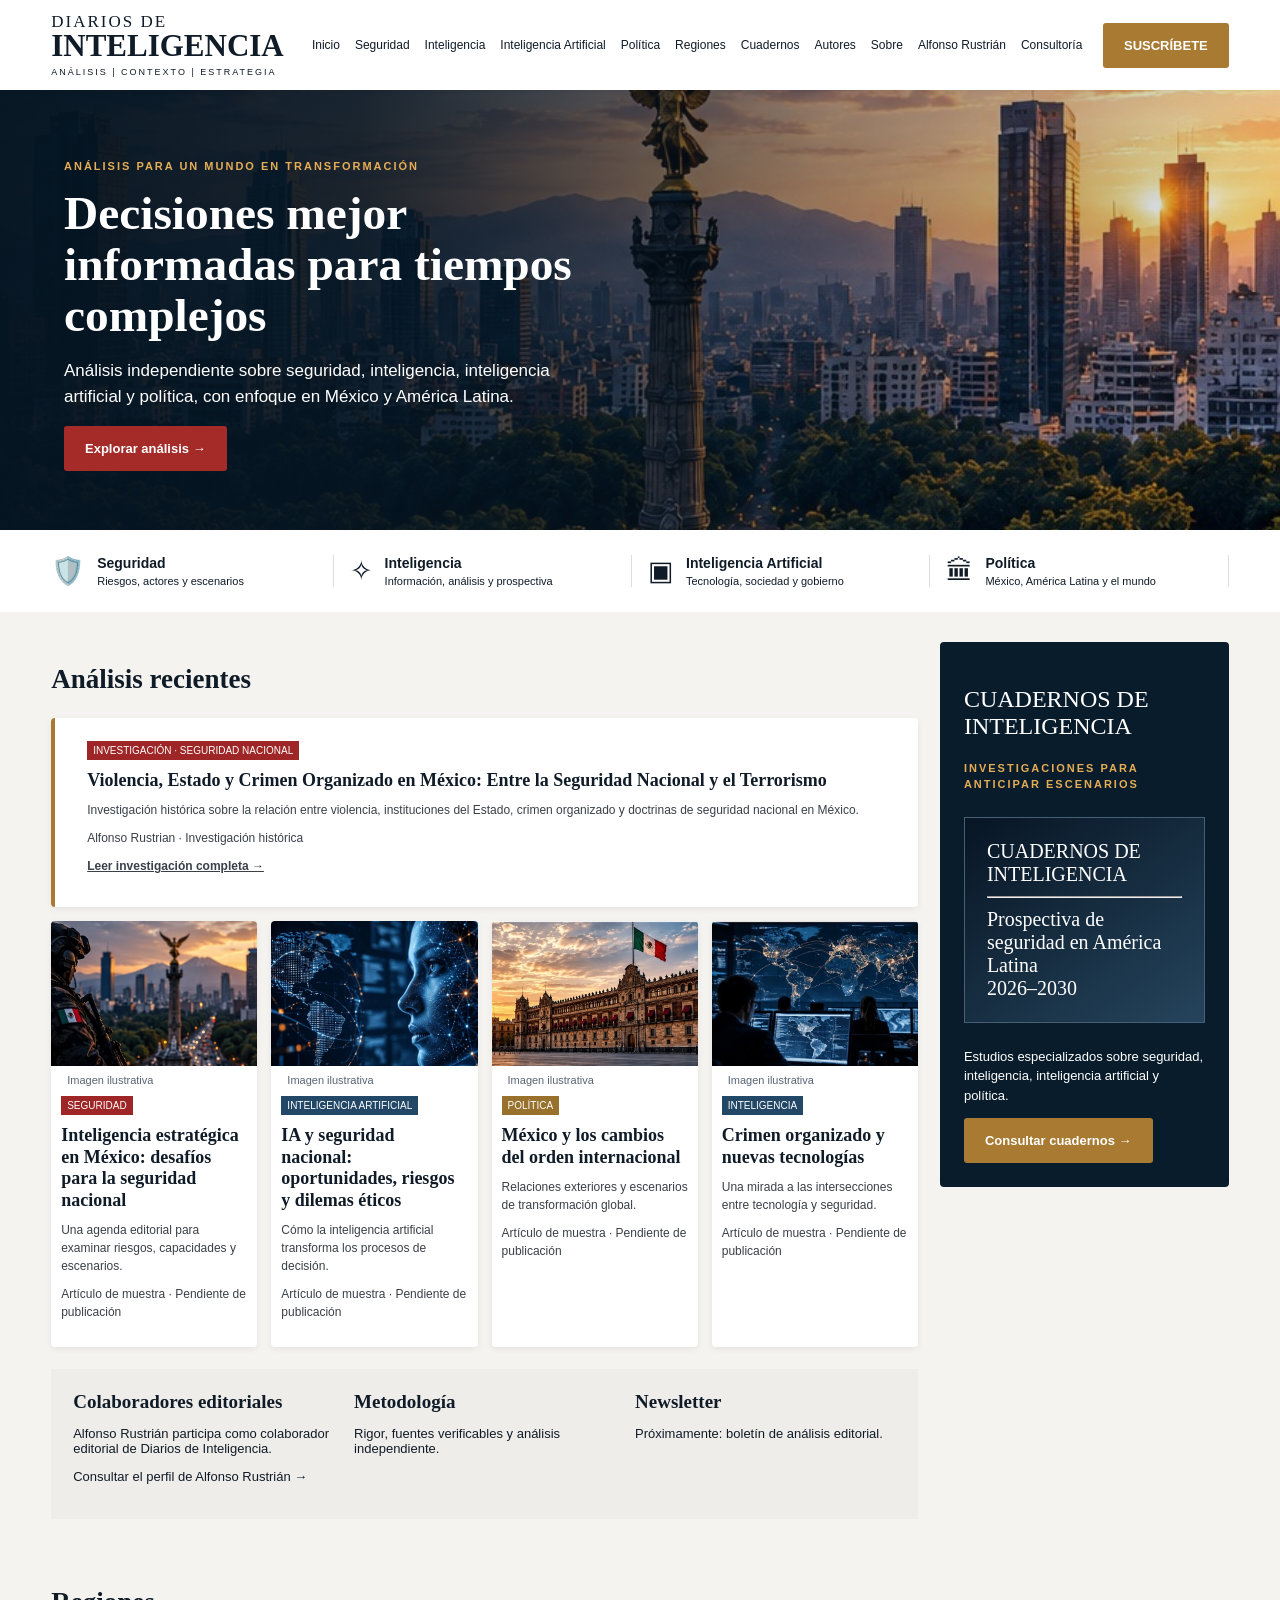
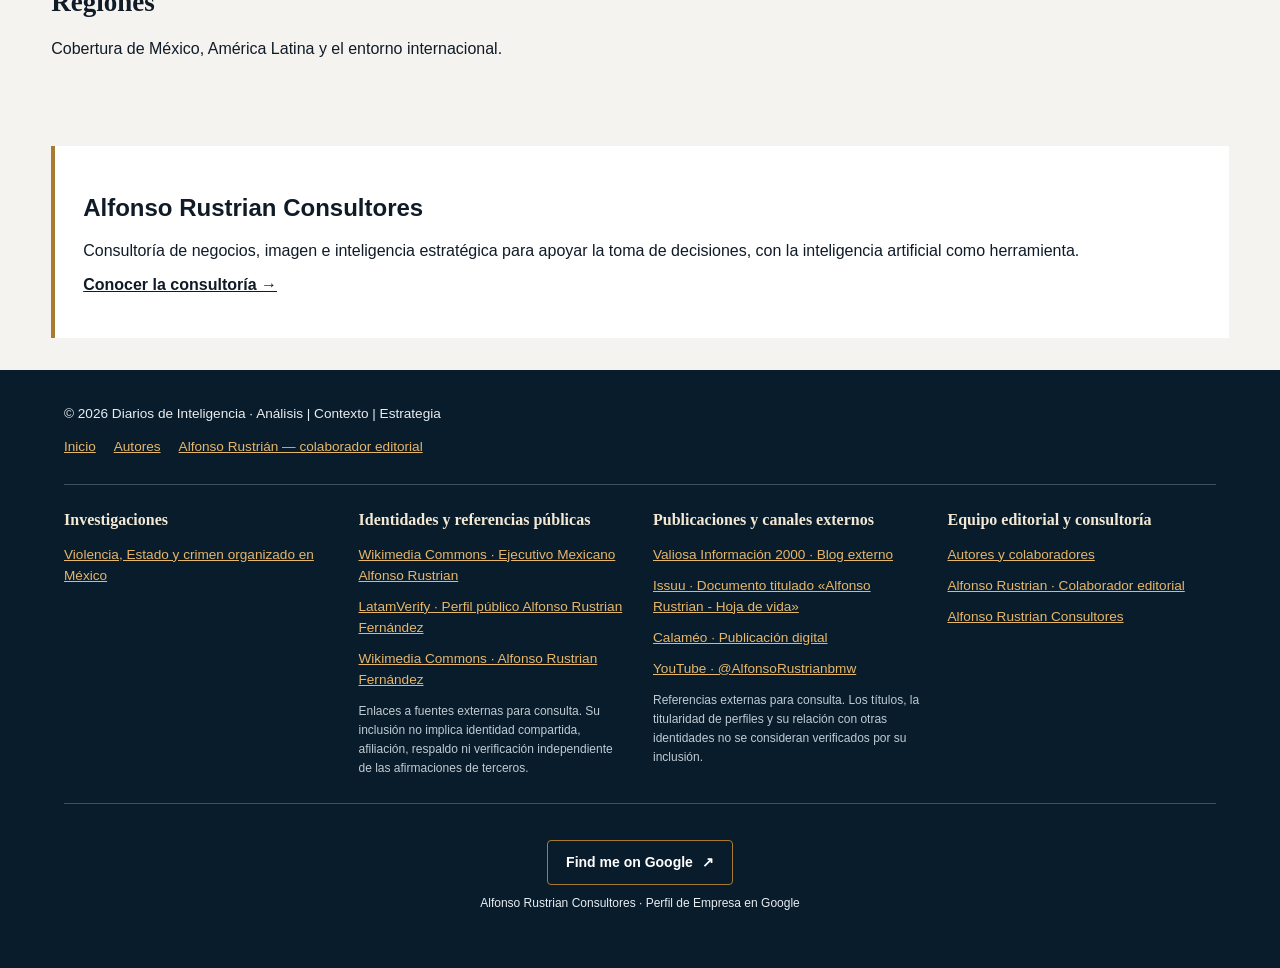
<file: index.html>
<!DOCTYPE html>
<html lang="es-MX">
 <head>
  <meta charset="utf-8"/>
  <meta content="width=device-width, initial-scale=1" name="viewport"/>
  <title>
   Diarios de Inteligencia | Análisis y contexto
  </title>
  <meta content="#091c2b" name="theme-color"/>
  <meta content="Publicación editorial de análisis sobre seguridad, inteligencia, inteligencia artificial y política." name="description"/>
  <link href="styles.css" rel="stylesheet"/>
  <link href="https://alfonsorustrian.com/" rel="canonical"/>
  <meta content="website" property="og:type"/>
  <meta content="Diarios de Inteligencia | Análisis y contexto" property="og:title"/>
  <meta content="Publicación de análisis sobre seguridad, inteligencia, inteligencia artificial y política." property="og:description"/>
  <meta content="index,follow,max-image-preview:large" name="robots"/>
  <style id="google-search-button-style">
   /* Búsqueda nominal en Google */
.google-search-link{display:inline-flex;align-items:center;justify-content:center;gap:9px;padding:12px 18px;border:1px solid #a87a32;border-radius:4px;background:#091c2b;color:#fff!important;font:600 14px/1.4 Arial,Helvetica,sans-serif;text-decoration:none!important;min-height:44px;text-align:center}.google-search-link:hover{background:#19394e}.google-search-link:focus-visible{outline:3px solid #a87a32;outline-offset:4px}.google-search-wrap{padding:24px 16px;text-align:center}.google-search-wrap small{display:block;margin-top:9px;color:inherit;font:12px/1.5 Arial,Helvetica,sans-serif}
  </style>
  <meta content="https://alfonsorustrian.com/" property="og:url"/>
  <meta content="es_MX" property="og:locale"/>
  <meta content="Diarios de Inteligencia" property="og:site_name"/>
  <script type="application/ld+json">
   {
  "@context": "https://schema.org",
  "@graph": [
    {
      "@type": "WebSite",
      "name": "Diarios de Inteligencia",
      "url": "https://alfonsorustrian.com/",
      "inLanguage": "es-MX",
      "description": "Publicación editorial de análisis sobre seguridad, inteligencia, inteligencia artificial y política.",
      "@id": "https://alfonsorustrian.com/#sitio",
      "hasPart": [
        {
          "@id": "https://alfonsorustrian.com/articulos/violencia-estado-crimen-organizado-mexico.html#articulo"
        },
        {
          "@id": "https://alfonsorustrian.com/consultores/#pagina"
        },
        {
          "@id": "https://alfonsorustrian.com/autores/#pagina"
        }
      ]
    }
  ]
}
  </script>
  <meta content="https://alfonsorustrian.com/assets/inteligencia.webp" property="og:image"/>
  <meta content="Ilustración de una sala de análisis con pantallas y un mapa mundial" property="og:image:alt"/>
  <meta content="summary_large_image" name="twitter:card"/>
  <meta content="Diarios de Inteligencia | Análisis y contexto" name="twitter:title"/>
  <meta content="Publicación editorial de análisis sobre seguridad, inteligencia, inteligencia artificial y política." name="twitter:description"/>
  <meta content="https://alfonsorustrian.com/assets/inteligencia.webp" name="twitter:image"/>
  <meta content="Ilustración de una sala de análisis con pantallas y un mapa mundial" name="twitter:image:alt"/>
 </head>
 <body>
  <header class="header">
   <a class="brand" href="#inicio">
    <small>
     DIARIOS DE
    </small>
    <strong>
     INTELIGENCIA
    </strong>
    <span>
     ANÁLISIS | CONTEXTO | ESTRATEGIA
    </span>
   </a>
   <button aria-expanded="false" aria-label="Abrir menú" class="menu">
    ☰
   </button>
   <nav id="nav">
    <a href="#inicio">
     Inicio
    </a>
    <a href="#seguridad">
     Seguridad
    </a>
    <a href="#inteligencia">
     Inteligencia
    </a>
    <a href="#ia">
     Inteligencia Artificial
    </a>
    <a href="#politica">
     Política
    </a>
    <a href="#regiones">
     Regiones
    </a>
    <a href="#cuadernos">
     Cuadernos
    </a>
    <a href="/autores/">
     Autores
    </a>
    <a href="#sobre">
     Sobre
    </a>
    <a href="/autores/alfonso-rustrian/">
     Alfonso Rustrián
    </a>
    <a href="/consultores/">
     Consultoría
    </a>
   </nav>
   <a class="subscribe" href="mailto:contacto@alfonsorustrian.com?subject=Suscripción%20Diarios%20de%20Inteligencia">
    SUSCRÍBETE
   </a>
  </header>
  <main id="inicio">
   <section class="hero">
    <div class="hero-inner">
     <p class="eyebrow">
      ANÁLISIS PARA UN MUNDO EN TRANSFORMACIÓN
     </p>
     <h1>
      Decisiones mejor informadas para tiempos complejos
     </h1>
     <p>
      Análisis independiente sobre seguridad, inteligencia, inteligencia artificial y política, con enfoque en México y América Latina.
     </p>
     <a class="cta" href="#analisis">
      Explorar análisis →
     </a>
    </div>
   </section>
   <section aria-label="Áreas de análisis" class="topics">
    <a href="#seguridad">
     🛡️
     <span>
      <b>
       Seguridad
      </b>
      <small>
       Riesgos, actores y escenarios
      </small>
     </span>
    </a>
    <a href="#inteligencia">
     ✧
     <span>
      <b>
       Inteligencia
      </b>
      <small>
       Información, análisis y prospectiva
      </small>
     </span>
    </a>
    <a href="#ia">
     ▣
     <span>
      <b>
       Inteligencia Artificial
      </b>
      <small>
       Tecnología, sociedad y gobierno
      </small>
     </span>
    </a>
    <a href="#politica">
     🏛
     <span>
      <b>
       Política
      </b>
      <small>
       México, América Latina y el mundo
      </small>
     </span>
    </a>
   </section>
   <div class="content">
    <section id="analisis">
     <h2>
      Análisis recientes
     </h2>
     <div class="articles">
      <article id="investigacion-violencia-estado" style="grid-column:1/-1;border-left:4px solid #a87a32;padding:22px;background:#fff">
       <span class="tag red">INVESTIGACIÓN · SEGURIDAD NACIONAL</span>
       <h3><a href="/articulos/violencia-estado-crimen-organizado-mexico.html">Violencia, Estado y Crimen Organizado en México: Entre la Seguridad Nacional y el Terrorismo</a></h3>
       <p>Investigación histórica sobre la relación entre violencia, instituciones del Estado, crimen organizado y doctrinas de seguridad nacional en México.</p>
       <small>Alfonso Rustrian · Investigación histórica</small>
       <p><a href="/articulos/violencia-estado-crimen-organizado-mexico.html" style="font-weight:bold;text-decoration:underline">Leer investigación completa →</a></p>
      </article>
      <article id="seguridad">
       <img alt="Ilustración de un agente con equipo táctico frente a un paisaje urbano de México." class="thumb editorial-image" decoding="async" height="439" loading="lazy" src="/assets/seguridad.webp" width="855"/>
       <small class="image-caption">
        Imagen ilustrativa
       </small>
       <span class="tag red">
        SEGURIDAD
       </span>
       <h3>
        Inteligencia estratégica en México: desafíos para la seguridad nacional
       </h3>
       <p>
        Una agenda editorial para examinar riesgos, capacidades y escenarios.
       </p>
       <small>
        Artículo de muestra · Pendiente de publicación
       </small>
      </article>
      <article id="ia">
       <img alt="Ilustración de un rostro digital y una red de conexiones sobre un globo." class="thumb editorial-image" decoding="async" height="439" loading="lazy" src="/assets/inteligencia-artificial.webp" width="868"/>
       <small class="image-caption">
        Imagen ilustrativa
       </small>
       <span class="tag blue">
        INTELIGENCIA ARTIFICIAL
       </span>
       <h3>
        IA y seguridad nacional: oportunidades, riesgos y dilemas éticos
       </h3>
       <p>
        Cómo la inteligencia artificial transforma los procesos de decisión.
       </p>
       <small>
        Artículo de muestra · Pendiente de publicación
       </small>
      </article>
      <article id="politica">
       <img alt="Ilustración del Palacio Nacional y la bandera de México al atardecer." class="thumb editorial-image" decoding="async" height="449" loading="lazy" src="/assets/politica.webp" width="855"/>
       <small class="image-caption">
        Imagen ilustrativa
       </small>
       <span class="tag gold">
        POLÍTICA
       </span>
       <h3>
        México y los cambios del orden internacional
       </h3>
       <p>
        Relaciones exteriores y escenarios de transformación global.
       </p>
       <small>
        Artículo de muestra · Pendiente de publicación
       </small>
      </article>
      <article id="inteligencia">
       <img alt="Ilustración de una sala de análisis con pantallas y un mapa mundial." class="thumb editorial-image" decoding="async" height="449" loading="lazy" src="/assets/inteligencia.webp" width="868"/>
       <small class="image-caption">
        Imagen ilustrativa
       </small>
       <span class="tag blue">
        INTELIGENCIA
       </span>
       <h3>
        Crimen organizado y nuevas tecnologías
       </h3>
       <p>
        Una mirada a las intersecciones entre tecnología y seguridad.
       </p>
       <small>
        Artículo de muestra · Pendiente de publicación
       </small>
      </article>
     </div>
     <div class="info">
      <div id="autores">
       <h3>
        Colaboradores editoriales
       </h3>
       <p>
        Alfonso Rustrián participa como colaborador editorial de Diarios de Inteligencia.
       </p>
       <p>
        <a href="/autores/alfonso-rustrian/">
         Consultar el perfil de Alfonso Rustrián →
        </a>
       </p>
      </div>
      <div id="sobre">
       <h3>
        Metodología
       </h3>
       <p>
        Rigor, fuentes verificables y análisis independiente.
       </p>
      </div>
      <div>
       <h3>
        Newsletter
       </h3>
       <p>
        Próximamente: boletín de análisis editorial.
       </p>
      </div>
     </div>
    </section>
    <aside id="cuadernos">
     <h2>
      CUADERNOS DE INTELIGENCIA
     </h2>
     <p class="eyebrow">
      INVESTIGACIONES PARA ANTICIPAR ESCENARIOS
     </p>
     <div class="cover">
      CUADERNOS DE
      <br/>
      INTELIGENCIA
      <hr/>
      Prospectiva de seguridad en América Latina
      <br/>
      2026–2030
     </div>
     <p>
      Estudios especializados sobre seguridad, inteligencia, inteligencia artificial y política.
     </p>
     <a class="cta" href="mailto:contacto@alfonsorustrian.com?subject=Cuadernos%20de%20Inteligencia">
      Consultar cuadernos →
     </a>
    </aside>
   </div>
   <section class="footer-sections">
    <div id="regiones">
     <h2>
      Regiones
     </h2>
     <p>
      Cobertura de México, América Latina y el entorno internacional.
     </p>
    </div>
   </section>
   <section aria-labelledby="consultoria-title" style="margin:32px 4%;padding:28px;background:#fff;border-left:4px solid #a87a32">
    <h2 id="consultoria-title">
     Alfonso Rustrian Consultores
    </h2>
    <p>
     Consultoría de negocios, imagen e inteligencia estratégica para apoyar la toma de decisiones, con la inteligencia artificial como herramienta.
    </p>
    <p>
     <a href="/consultores/" style="text-decoration:underline;font-weight:bold">
      Conocer la consultoría →
     </a>
    </p>
   </section>
  </main>
  <footer class="site-footer">
   ©
   <span id="year">
   </span>
   Diarios de Inteligencia · Análisis | Contexto | Estrategia
   <div class="footer-links">
    <a href="/">
     Inicio
    </a>
    <a href="/autores/">
     Autores
    </a>
    <a href="/autores/alfonso-rustrian/">
     Alfonso Rustrián — colaborador editorial
    </a>
   </div>
   <nav class="footer-resources" aria-label="Enlaces editoriales y referencias públicas">
    <section class="footer-resource-group" aria-labelledby="footer-research-title">
     <h2 id="footer-research-title">Investigaciones</h2>
     <a href="/articulos/violencia-estado-crimen-organizado-mexico.html">Violencia, Estado y crimen organizado en México</a>
    </section>
    <section class="footer-resource-group" aria-labelledby="footer-identities-title">
     <h2 id="footer-identities-title">Identidades y referencias públicas</h2>
     <a href="https://commons.wikimedia.org/wiki/File:Ejecutivo_Mexicano_Alfonso_Rustrian.jpg" target="_blank" rel="noopener noreferrer">Wikimedia Commons · Ejecutivo Mexicano Alfonso Rustrian</a>
     <a href="https://mx.latamverify.com/perfil/mx/pro-2/alfonso-rustrian-fernandez-9920673.html" target="_blank" rel="noopener noreferrer nofollow">LatamVerify · Perfil público Alfonso Rustrian Fernández</a>
     <a href="https://commons.wikimedia.org/wiki/File:Alfonso_Rustrian_Fern%C3%A1ndez.jpg" target="_blank" rel="noopener noreferrer">Wikimedia Commons · Alfonso Rustrian Fernández</a>
     <p class="footer-resource-note">Enlaces a fuentes externas para consulta. Su inclusión no implica identidad compartida, afiliación, respaldo ni verificación independiente de las afirmaciones de terceros.</p>
    </section>
    <section class="footer-resource-group" aria-labelledby="footer-publications-title">
     <h2 id="footer-publications-title">Publicaciones y canales externos</h2>
     <a href="https://valiosainformacion2000.blogspot.com/" target="_blank" rel="noopener noreferrer">Valiosa Información 2000 · Blog externo</a>
     <a href="https://issuu.com/alfonsorustrian/docs/alfonso_rustrian_-_hoja_de_vida" target="_blank" rel="noopener noreferrer">Issuu · Documento titulado «Alfonso Rustrian - Hoja de vida»</a>
     <a href="https://www.calameo.com/books/0083258436de61d481ebe" target="_blank" rel="noopener noreferrer">Calaméo · Publicación digital</a>
     <a href="https://www.youtube.com/@AlfonsoRustrianbmw" target="_blank" rel="noopener noreferrer">YouTube · @AlfonsoRustrianbmw</a>
     <p class="footer-resource-note">Referencias externas para consulta. Los títulos, la titularidad de perfiles y su relación con otras identidades no se consideran verificados por su inclusión.</p>
    </section>
    <section class="footer-resource-group" aria-labelledby="footer-team-title">
     <h2 id="footer-team-title">Equipo editorial y consultoría</h2>
     <a href="/autores/">Autores y colaboradores</a>
     <a href="/autores/alfonso-rustrian/">Alfonso Rustrian · Colaborador editorial</a>
     <a href="/consultores/">Alfonso Rustrian Consultores</a>
    </section>
   </nav>
   <div class="google-search-wrap">
    <a aria-label="Ver Alfonso Rustrian Consultores en Google (se abre en otra pestaña)" class="google-search-link" href="https://www.google.com/search?q=Alfonso+Rustrian+Consultores" rel="noopener noreferrer" target="_blank">
     Find me on Google
     <span aria-hidden="true">
      ↗
     </span>
    </a>
    <small>
     Alfonso Rustrian Consultores · Perfil de Empresa en Google
    </small>
   </div>
  </footer>
  <script src="script.js">
  </script>
 </body>
</html>
</file>
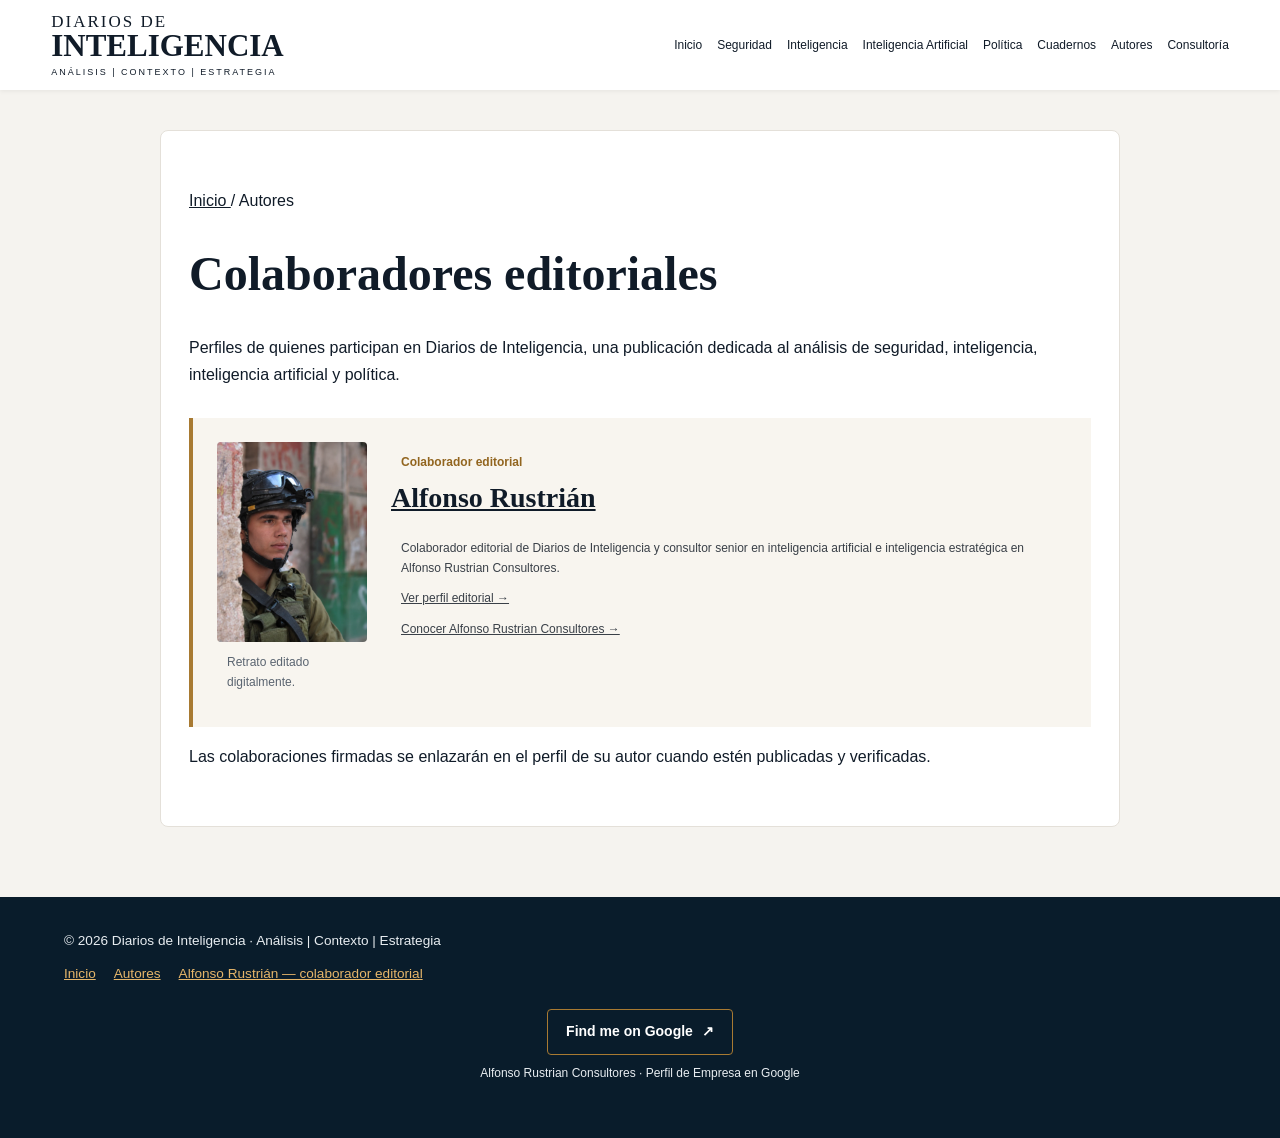
<file: autores/index.html>
<!DOCTYPE html>
<html lang="es-MX">
 <head>
  <meta charset="utf-8"/>
  <meta content="width=device-width, initial-scale=1" name="viewport"/>
  <title>
   Colaboradores editoriales | Diarios de Inteligencia
  </title>
  <meta content="index,follow,max-image-preview:large" name="robots"/>
  <link href="https://alfonsorustrian.com/autores/" rel="canonical"/>
  <link href="/styles.css" rel="stylesheet"/>
  <style id="google-search-button-style">
   /* Búsqueda nominal en Google */
.google-search-link{display:inline-flex;align-items:center;justify-content:center;gap:9px;padding:12px 18px;border:1px solid #a87a32;border-radius:4px;background:#091c2b;color:#fff!important;font:600 14px/1.4 Arial,Helvetica,sans-serif;text-decoration:none!important;min-height:44px;text-align:center}.google-search-link:hover{background:#19394e}.google-search-link:focus-visible{outline:3px solid #a87a32;outline-offset:4px}.google-search-wrap{padding:24px 16px;text-align:center}.google-search-wrap small{display:block;margin-top:9px;color:inherit;font:12px/1.5 Arial,Helvetica,sans-serif}
  </style>
  <meta content="https://alfonsorustrian.com/autores/" property="og:url"/>
  <meta content="es_MX" property="og:locale"/>
  <meta content="Diarios de Inteligencia" property="og:site_name"/>
  <meta content="Directorio de colaboradores editoriales de Diarios de Inteligencia. Consulta el perfil de Alfonso Rustrián y sus colaboraciones cuando estén disponibles." name="description"/>
  <meta content="Colaboradores editoriales | Diarios de Inteligencia" property="og:title"/>
  <meta content="Directorio de colaboradores editoriales de Diarios de Inteligencia. Consulta el perfil de Alfonso Rustrián y sus colaboraciones cuando estén disponibles." property="og:description"/>
  <meta content="website" property="og:type"/>
  <style>
   .author-directory{max-width:960px;margin:40px auto 70px;padding:40px 28px;background:#fff;border:1px solid #e4e0d9;border-radius:8px}.author-directory h1{font:bold clamp(32px,5vw,48px)/1.15 Georgia,serif}.author-directory p{line-height:1.7}.author-directory .author-card{display:grid;grid-template-columns:150px 1fr;gap:24px;margin-top:30px;padding:24px;background:#f8f5ef;border-left:4px solid #a87a32}.author-card img{display:block;width:100%;height:auto;border-radius:4px}.author-card h2{font:bold 28px Georgia,serif;margin-top:0}.author-directory a{text-decoration:underline}.author-directory .role{font-weight:bold;color:#92651f}.author-card .portrait-note{font-size:12px;color:#5a6470}@media(max-width:650px){.author-directory{margin:20px 12px;padding:24px 18px}.author-directory .author-card{grid-template-columns:1fr}.author-card img{max-width:160px}}
  </style>
  <script type="application/ld+json">
   {
  "@context": "https://schema.org",
  "@graph": [
    {
      "@type": "CollectionPage",
      "@id": "https://alfonsorustrian.com/autores/#pagina",
      "url": "https://alfonsorustrian.com/autores/",
      "name": "Colaboradores editoriales | Diarios de Inteligencia",
      "description": "Directorio de colaboradores editoriales de Diarios de Inteligencia. Consulta el perfil de Alfonso Rustrián y sus colaboraciones cuando estén disponibles.",
      "inLanguage": "es-MX",
      "mainEntity": {
        "@id": "https://alfonsorustrian.com/autores/#lista"
      },
      "isPartOf": {
        "@id": "https://alfonsorustrian.com/#sitio"
      }
    },
    {
      "@type": "ItemList",
      "@id": "https://alfonsorustrian.com/autores/#lista",
      "numberOfItems": 1,
      "itemListElement": [
        {
          "@type": "ListItem",
          "position": 1,
          "name": "Alfonso Rustrián",
          "url": "https://alfonsorustrian.com/autores/alfonso-rustrian/"
        }
      ]
    },
    {
      "@type": "BreadcrumbList",
      "itemListElement": [
        {
          "@type": "ListItem",
          "position": 1,
          "name": "Inicio",
          "item": "https://alfonsorustrian.com/"
        },
        {
          "@type": "ListItem",
          "position": 2,
          "name": "Autores",
          "item": "https://alfonsorustrian.com/autores/"
        }
      ]
    }
  ]
}
  </script>
  <meta content="https://alfonsorustrian.com/assets/inteligencia.webp" property="og:image"/>
  <meta content="Ilustración de una sala de análisis con pantallas y un mapa mundial" property="og:image:alt"/>
  <meta content="summary_large_image" name="twitter:card"/>
  <meta content="Colaboradores editoriales | Diarios de Inteligencia" name="twitter:title"/>
  <meta content="Directorio de colaboradores editoriales de Diarios de Inteligencia. Consulta el perfil de Alfonso Rustrián y sus colaboraciones cuando estén disponibles." name="twitter:description"/>
  <meta content="https://alfonsorustrian.com/assets/inteligencia.webp" name="twitter:image"/>
  <meta content="Ilustración de una sala de análisis con pantallas y un mapa mundial" name="twitter:image:alt"/>
 </head>
 <body>
  <header class="header">
   <a class="brand" href="/">
    <small>
     DIARIOS DE
    </small>
    <strong>
     INTELIGENCIA
    </strong>
    <span>
     ANÁLISIS | CONTEXTO | ESTRATEGIA
    </span>
   </a>
   <button aria-expanded="false" aria-label="Abrir menú" class="menu">
    ☰
   </button>
   <nav id="nav">
    <a href="/">
     Inicio
    </a>
    <a href="/#seguridad">
     Seguridad
    </a>
    <a href="/#inteligencia">
     Inteligencia
    </a>
    <a href="/#ia">
     Inteligencia Artificial
    </a>
    <a href="/#politica">
     Política
    </a>
    <a href="/#cuadernos">
     Cuadernos
    </a>
    <a href="/autores/">
     Autores
    </a>
    <a href="/consultores/">
     Consultoría
    </a>
   </nav>
  </header>
  <main class="author-directory">
   <p>
    <a href="/">
     Inicio
    </a>
    / Autores
   </p>
   <h1>
    Colaboradores editoriales
   </h1>
   <p>
    Perfiles de quienes participan en Diarios de Inteligencia, una publicación dedicada al análisis de seguridad, inteligencia, inteligencia artificial y política.
   </p>
   <article class="author-card">
    <div>
     <img alt="Alfonso Rustrián, colaborador editorial de Diarios de Inteligencia" decoding="async" height="1200" src="/assets/alfonso-rustrian-colaborador-editorial.webp" width="900"/>
     <p class="portrait-note">
      Retrato editado digitalmente.
     </p>
    </div>
    <div>
     <p class="role">
      Colaborador editorial
     </p>
     <h2>
      <a href="/autores/alfonso-rustrian/">
       Alfonso Rustrián
      </a>
     </h2>
     <p>
      Colaborador editorial de Diarios de Inteligencia y consultor senior en inteligencia artificial e inteligencia estratégica en Alfonso Rustrian Consultores.
     </p>
     <p>
      <a href="/autores/alfonso-rustrian/">
       Ver perfil editorial →
      </a>
     </p>
     <p>
      <a href="/consultores/">
       Conocer Alfonso Rustrian Consultores →
      </a>
     </p>
    </div>
   </article>
   <p>
    Las colaboraciones firmadas se enlazarán en el perfil de su autor cuando estén publicadas y verificadas.
   </p>
  </main>
  <footer class="site-footer">
   ©
   <span id="year">
   </span>
   Diarios de Inteligencia · Análisis | Contexto | Estrategia
   <div class="footer-links">
    <a href="/">
     Inicio
    </a>
    <a href="/autores/">
     Autores
    </a>
    <a href="/autores/alfonso-rustrian/">
     Alfonso Rustrián — colaborador editorial
    </a>
   </div>
   <div class="google-search-wrap">
    <a aria-label="Ver Alfonso Rustrian Consultores en Google (se abre en otra pestaña)" class="google-search-link" href="https://www.google.com.mx/search?trk=https://c.gle/AAuDWvlKa8arexzRbzq5eL7Y5MaDPxQ0ZBNwR_yVF6bJvWCENT94ifaT-IehEYC5DhN1-RtrjWNUIzwrt5vNgHvdJkkbZJWh5BxcRYwzcHdglGVBazNsjaIueihCUfIEqmCb&amp;q=Alfonso+Rustrian+Consultores&amp;ludocid=1862285292522714380&amp;lsig=AB86z5U1BuPXCT2a-Z3oT8HKqnip&amp;zx=1792543747624" rel="noopener noreferrer" target="_blank">
     Find me on Google
     <span aria-hidden="true">
      ↗
     </span>
    </a>
    <small>
     Alfonso Rustrian Consultores · Perfil de Empresa en Google
    </small>
   </div>
  </footer>
  <script src="/script.js">
  </script>
 </body>
</html>
</file>
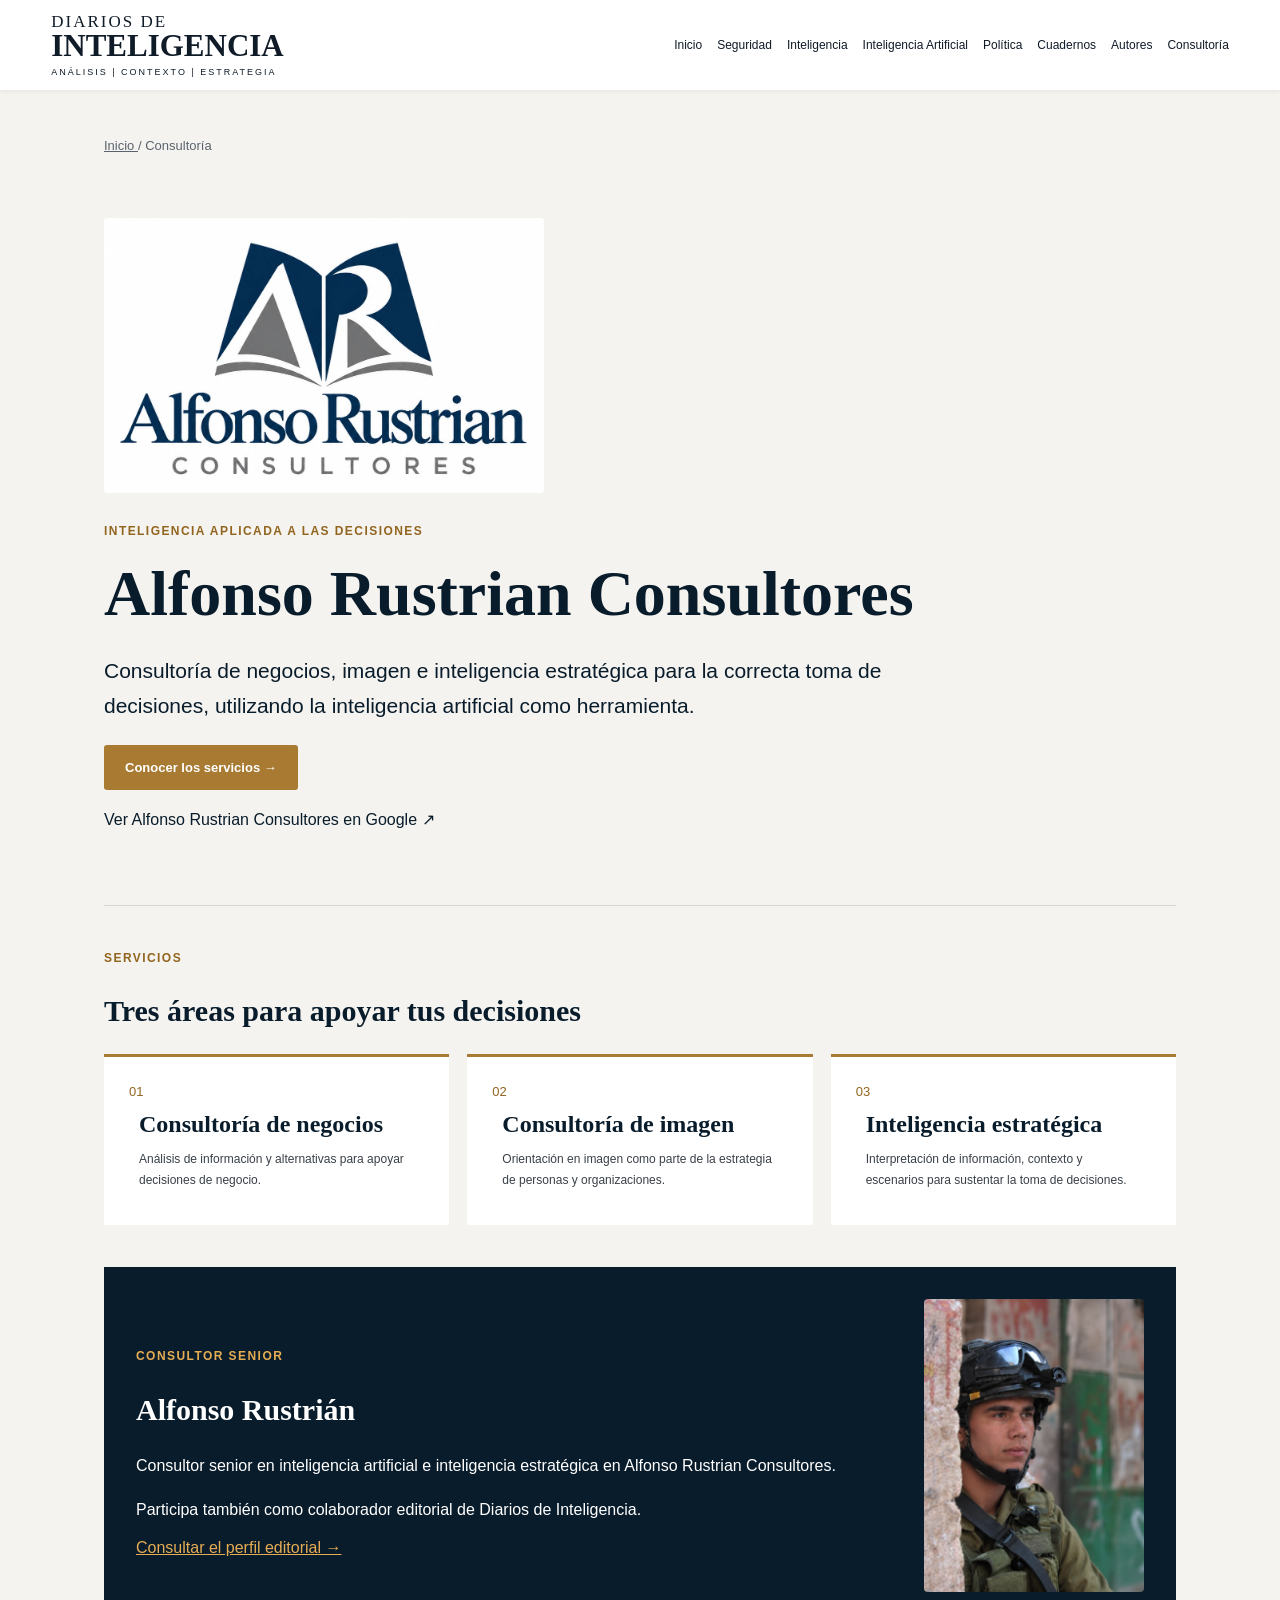
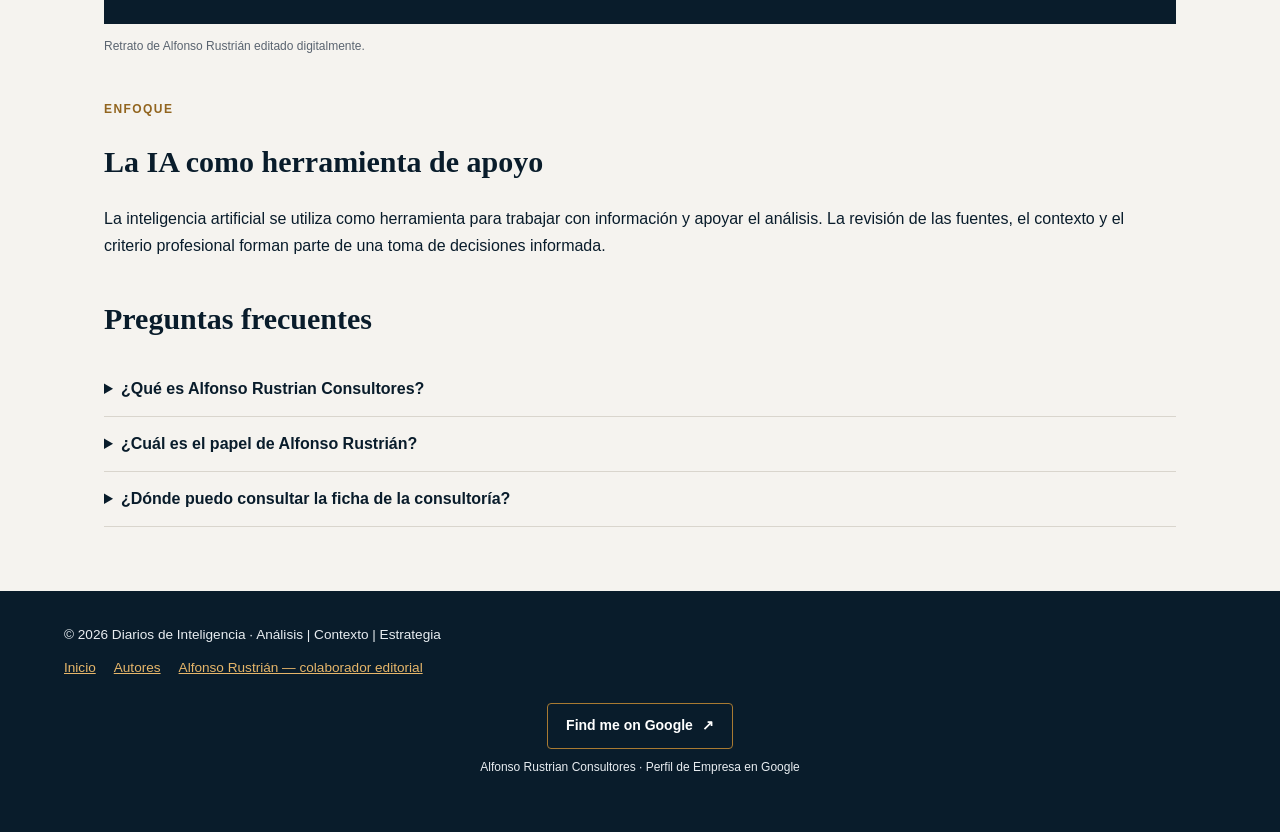
<file: consultores/index.html>
<!DOCTYPE html>
<html lang="es-MX">
 <head>
  <meta charset="utf-8"/>
  <meta content="width=device-width, initial-scale=1" name="viewport"/>
  <title>
   Alfonso Rustrian Consultores | Negocios, Imagen e Inteligencia Estratégica
  </title>
  <meta content="index,follow,max-image-preview:large" name="robots"/>
  <link href="https://alfonsorustrian.com/consultores/" rel="canonical"/>
  <link href="/styles.css" rel="stylesheet"/>
  <style>
   .retrato-autor { margin: 28px 0; max-width: 320px; }
.retrato-autor img { display: block; width: 100%; height: auto; border-radius: 5px; }
.retrato-autor figcaption { margin-top: 9px; font-size: .82rem; line-height: 1.5; color: #5a6470; }
@media (max-width: 600px) { .retrato-autor { max-width: 280px; margin: 24px auto; } }
  </style>
  <style id="google-search-button-style">
   /* Búsqueda nominal en Google */
.google-search-link{display:inline-flex;align-items:center;justify-content:center;gap:9px;padding:12px 18px;border:1px solid #a87a32;border-radius:4px;background:#091c2b;color:#fff!important;font:600 14px/1.4 Arial,Helvetica,sans-serif;text-decoration:none!important;min-height:44px;text-align:center}.google-search-link:hover{background:#19394e}.google-search-link:focus-visible{outline:3px solid #a87a32;outline-offset:4px}.google-search-wrap{padding:24px 16px;text-align:center}.google-search-wrap small{display:block;margin-top:9px;color:inherit;font:12px/1.5 Arial,Helvetica,sans-serif}
  </style>
  <meta content="Consultoría de negocios, imagen e inteligencia estratégica. Alfonso Rustrián, consultor senior, integra análisis e inteligencia artificial para apoyar decisiones." name="description"/>
  <meta content="website" property="og:type"/>
  <meta content="Alfonso Rustrian Consultores | Negocios, Imagen e Inteligencia Estratégica" property="og:title"/>
  <meta content="Consultoría de negocios, imagen e inteligencia estratégica. Alfonso Rustrián, consultor senior, integra análisis e inteligencia artificial para apoyar decisiones." property="og:description"/>
  <style>
   .consultancy-page{max-width:1120px;margin:auto;padding:32px 24px 64px;color:#091c2b}.crumb{font-size:13px;color:#59636d}.crumb a{text-decoration:underline}.consultancy-hero{padding:48px 0 56px;border-bottom:1px solid #d9d5cd}.kicker{color:#92651f;font-size:12px;font-weight:bold;letter-spacing:.12em}.consultancy-page h1{font:bold clamp(36px,5vw,64px)/1.08 Georgia,serif;max-width:850px;margin:18px 0 24px}.lead{font-size:21px;line-height:1.6;max-width:830px}.consultancy-page section:not(.consultancy-hero){margin-top:42px}.consultancy-page h2{font: bold 30px/1.2 Georgia,serif}.consultancy-page p{line-height:1.7}.service-grid{display:grid;grid-template-columns:repeat(3,1fr);gap:18px}.service-grid article{padding:25px;background:white;border-top:3px solid #a87a32}.service-grid span{color:#92651f;font-size:13px}.service-grid h3{font: bold 24px/1.2 Georgia,serif}.consultant-block{display:grid;grid-template-columns:1fr 220px;gap:32px;align-items:center;padding:32px;background:#091c2b;color:white}.consultant-block .kicker{color:#e6ad54}.consultant-block img{width:100%;height:auto;border-radius:4px}.consultant-block a{text-decoration:underline;color:#e6ad54}.consultancy-faq details{padding:18px 0;border-bottom:1px solid #d9d5cd}.consultancy-faq summary{cursor:pointer;font-weight:bold}@media(max-width:700px){.service-grid,.consultant-block{grid-template-columns:1fr}.consultant-block img{max-width:220px}.consultancy-hero{padding:24px 0 38px}.lead{font-size:18px}}
  </style>
  <meta content="https://alfonsorustrian.com/consultores/" property="og:url"/>
  <meta content="es_MX" property="og:locale"/>
  <meta content="Diarios de Inteligencia" property="og:site_name"/>
  <script type="application/ld+json">
   {
  "@context": "https://schema.org",
  "@graph": [
    {
      "@type": "Organization",
      "@id": "https://alfonsorustrian.com/consultores/#organizacion",
      "name": "Alfonso Rustrian Consultores",
      "url": "https://alfonsorustrian.com/consultores/",
      "description": "Consultoría de negocios, imagen e inteligencia estratégica para apoyar la toma de decisiones, utilizando la inteligencia artificial como herramienta.",
      "hasOfferCatalog": {
        "@type": "OfferCatalog",
        "name": "Servicios de consultoría",
        "itemListElement": [
          {
            "@type": "Offer",
            "itemOffered": {
              "@type": "Service",
              "name": "Consultoría de negocios",
              "provider": {
                "@id": "https://alfonsorustrian.com/consultores/#organizacion"
              }
            }
          },
          {
            "@type": "Offer",
            "itemOffered": {
              "@type": "Service",
              "name": "Consultoría de imagen",
              "provider": {
                "@id": "https://alfonsorustrian.com/consultores/#organizacion"
              }
            }
          },
          {
            "@type": "Offer",
            "itemOffered": {
              "@type": "Service",
              "name": "Inteligencia estratégica",
              "provider": {
                "@id": "https://alfonsorustrian.com/consultores/#organizacion"
              }
            }
          }
        ]
      },
      "logo": {
        "@type": "ImageObject",
        "@id": "https://alfonsorustrian.com/consultores/#logo",
        "url": "https://alfonsorustrian.com/assets/alfonso-rustrian-consultores-logo.png",
        "contentUrl": "https://alfonsorustrian.com/assets/alfonso-rustrian-consultores-logo.png",
        "width": 1102,
        "height": 1427,
        "name": "Logotipo de Alfonso Rustrian Consultores"
      }
    },
    {
      "@type": "Person",
      "@id": "https://alfonsorustrian.com/autores/alfonso-rustrian/#persona",
      "name": "Alfonso Rustrián",
      "alternateName": "Alfonso Rustrian",
      "jobTitle": "Consultor senior en inteligencia artificial e inteligencia estratégica",
      "worksFor": {
        "@id": "https://alfonsorustrian.com/consultores/#organizacion"
      },
      "url": "https://alfonsorustrian.com/autores/alfonso-rustrian/",
      "image": "https://alfonsorustrian.com/assets/alfonso-rustrian-colaborador-editorial.jpg"
    },
    {
      "@type": "WebPage",
      "@id": "https://alfonsorustrian.com/consultores/#pagina",
      "url": "https://alfonsorustrian.com/consultores/",
      "name": "Alfonso Rustrian Consultores | Negocios, Imagen e Inteligencia Estratégica",
      "inLanguage": "es-MX",
      "mainEntity": {
        "@id": "https://alfonsorustrian.com/consultores/#organizacion"
      }
    }
  ]
}
  </script>
  <meta content="https://alfonsorustrian.com/assets/alfonso-rustrian-colaborador-editorial.jpg" property="og:image"/>
  <meta content="Alfonso Rustrián, consultor senior y colaborador editorial" property="og:image:alt"/>
  <meta content="summary_large_image" name="twitter:card"/>
  <meta content="Alfonso Rustrian Consultores | Negocios, Imagen e Inteligencia Estratégica" name="twitter:title"/>
  <meta content="Consultoría de negocios, imagen e inteligencia estratégica. Alfonso Rustrián, consultor senior, integra análisis e inteligencia artificial para apoyar decisiones." name="twitter:description"/>
  <meta content="https://alfonsorustrian.com/assets/alfonso-rustrian-colaborador-editorial.jpg" name="twitter:image"/>
  <meta content="Alfonso Rustrián, consultor senior y colaborador editorial" name="twitter:image:alt"/>
  <style>
   .consultores-logo{margin:0 0 28px;max-width:440px;background:white;border-radius:4px;overflow:hidden}.consultores-logo picture{display:block}.consultores-logo img{display:block;width:100%;height:auto;aspect-ratio:1.6;object-fit:cover;object-position:center 52%}@media(max-width:600px){.consultores-logo{max-width:100%;}}
  </style>
 </head>
 <body>
  <header class="header">
   <a class="brand" href="/">
    <small>
     DIARIOS DE
    </small>
    <strong>
     INTELIGENCIA
    </strong>
    <span>
     ANÁLISIS | CONTEXTO | ESTRATEGIA
    </span>
   </a>
   <button aria-expanded="false" aria-label="Abrir menú" class="menu">
    ☰
   </button>
   <nav id="nav">
    <a href="/">
     Inicio
    </a>
    <a href="/#seguridad">
     Seguridad
    </a>
    <a href="/#inteligencia">
     Inteligencia
    </a>
    <a href="/#ia">
     Inteligencia Artificial
    </a>
    <a href="/#politica">
     Política
    </a>
    <a href="/#cuadernos">
     Cuadernos
    </a>
    <a href="/autores/">
     Autores
    </a>
    <a href="/consultores/">
     Consultoría
    </a>
   </nav>
  </header>
  <main class="consultancy-page">
   <p class="crumb">
    <a href="/">
     Inicio
    </a>
    / Consultoría
   </p>
   <section class="consultancy-hero">
    <figure class="consultores-logo">
     <picture>
      <source srcset="/assets/alfonso-rustrian-consultores-logo.webp" type="image/webp"/>
      <img alt="Alfonso Rustrian Consultores — logotipo AR azul marino y gris" decoding="async" height="1427" src="/assets/alfonso-rustrian-consultores-logo.png" width="1102"/>
     </picture>
    </figure>
    <p class="kicker">
     INTELIGENCIA APLICADA A LAS DECISIONES
    </p>
    <h1>
     Alfonso Rustrian Consultores
    </h1>
    <p class="lead">
     Consultoría de negocios, imagen e inteligencia estratégica para la correcta toma de decisiones, utilizando la inteligencia artificial como herramienta.
    </p>
    <a class="cta" href="#servicios">
     Conocer los servicios →
    </a>
    <p>
     <a href="https://www.google.com/search?q=Alfonso+Rustrian+Consultores" rel="noopener noreferrer" target="_blank">
      Ver Alfonso Rustrian Consultores en Google ↗
     </a>
    </p>
   </section>
   <section id="servicios">
    <p class="kicker">
     SERVICIOS
    </p>
    <h2>
     Tres áreas para apoyar tus decisiones
    </h2>
    <div class="service-grid">
     <article>
      <span>
       01
      </span>
      <h3>
       Consultoría de negocios
      </h3>
      <p>
       Análisis de información y alternativas para apoyar decisiones de negocio.
      </p>
     </article>
     <article>
      <span>
       02
      </span>
      <h3>
       Consultoría de imagen
      </h3>
      <p>
       Orientación en imagen como parte de la estrategia de personas y organizaciones.
      </p>
     </article>
     <article>
      <span>
       03
      </span>
      <h3>
       Inteligencia estratégica
      </h3>
      <p>
       Interpretación de información, contexto y escenarios para sustentar la toma de decisiones.
      </p>
     </article>
    </div>
   </section>
   <section class="consultant-block">
    <div>
     <p class="kicker">
      CONSULTOR SENIOR
     </p>
     <h2>
      Alfonso Rustrián
     </h2>
     <p>
      Consultor senior en inteligencia artificial e inteligencia estratégica en Alfonso Rustrian Consultores.
     </p>
     <p>
      Participa también como colaborador editorial de Diarios de Inteligencia.
     </p>
     <a href="/autores/alfonso-rustrian/">
      Consultar el perfil editorial →
     </a>
    </div>
    <img alt="Alfonso Rustrián, consultor senior en inteligencia artificial e inteligencia estratégica" decoding="async" height="1200" loading="lazy" src="/assets/alfonso-rustrian-colaborador-editorial.webp" width="900"/>
   </section>
   <p style="font-size:12px;color:#5a6470;">
    Retrato de Alfonso Rustrián editado digitalmente.
   </p>
   <section>
    <p class="kicker">
     ENFOQUE
    </p>
    <h2>
     La IA como herramienta de apoyo
    </h2>
    <p>
     La inteligencia artificial se utiliza como herramienta para trabajar con información y apoyar el análisis. La revisión de las fuentes, el contexto y el criterio profesional forman parte de una toma de decisiones informada.
    </p>
   </section>
   <section class="consultancy-faq">
    <h2>
     Preguntas frecuentes
    </h2>
    <details>
     <summary>
      ¿Qué es Alfonso Rustrian Consultores?
     </summary>
     <p>
      Es una consultoría que ofrece servicios de negocios, imagen e inteligencia estratégica para apoyar la toma de decisiones utilizando la IA como herramienta.
     </p>
    </details>
    <details>
     <summary>
      ¿Cuál es el papel de Alfonso Rustrián?
     </summary>
     <p>
      Es consultor senior en inteligencia artificial e inteligencia estratégica.
     </p>
    </details>
    <details>
     <summary>
      ¿Dónde puedo consultar la ficha de la consultoría?
     </summary>
     <p>
      En el Perfil de Empresa de Alfonso Rustrian Consultores en Google, accesible desde el botón al pie de esta página.
     </p>
    </details>
   </section>
  </main>
  <footer class="site-footer">
   ©
   <span id="year">
   </span>
   Diarios de Inteligencia · Análisis | Contexto | Estrategia
   <div class="footer-links">
    <a href="/">
     Inicio
    </a>
    <a href="/autores/">
     Autores
    </a>
    <a href="/autores/alfonso-rustrian/">
     Alfonso Rustrián — colaborador editorial
    </a>
   </div>
   <div class="google-search-wrap">
    <a aria-label="Ver Alfonso Rustrian Consultores en Google (se abre en otra pestaña)" class="google-search-link" href="https://www.google.com/search?q=Alfonso+Rustrian+Consultores" rel="noopener noreferrer" target="_blank">
     Find me on Google
     <span aria-hidden="true">
      ↗
     </span>
    </a>
    <small>
     Alfonso Rustrian Consultores · Perfil de Empresa en Google
    </small>
   </div>
  </footer>
  <script src="/script.js">
  </script>
 </body>
</html>
</file>
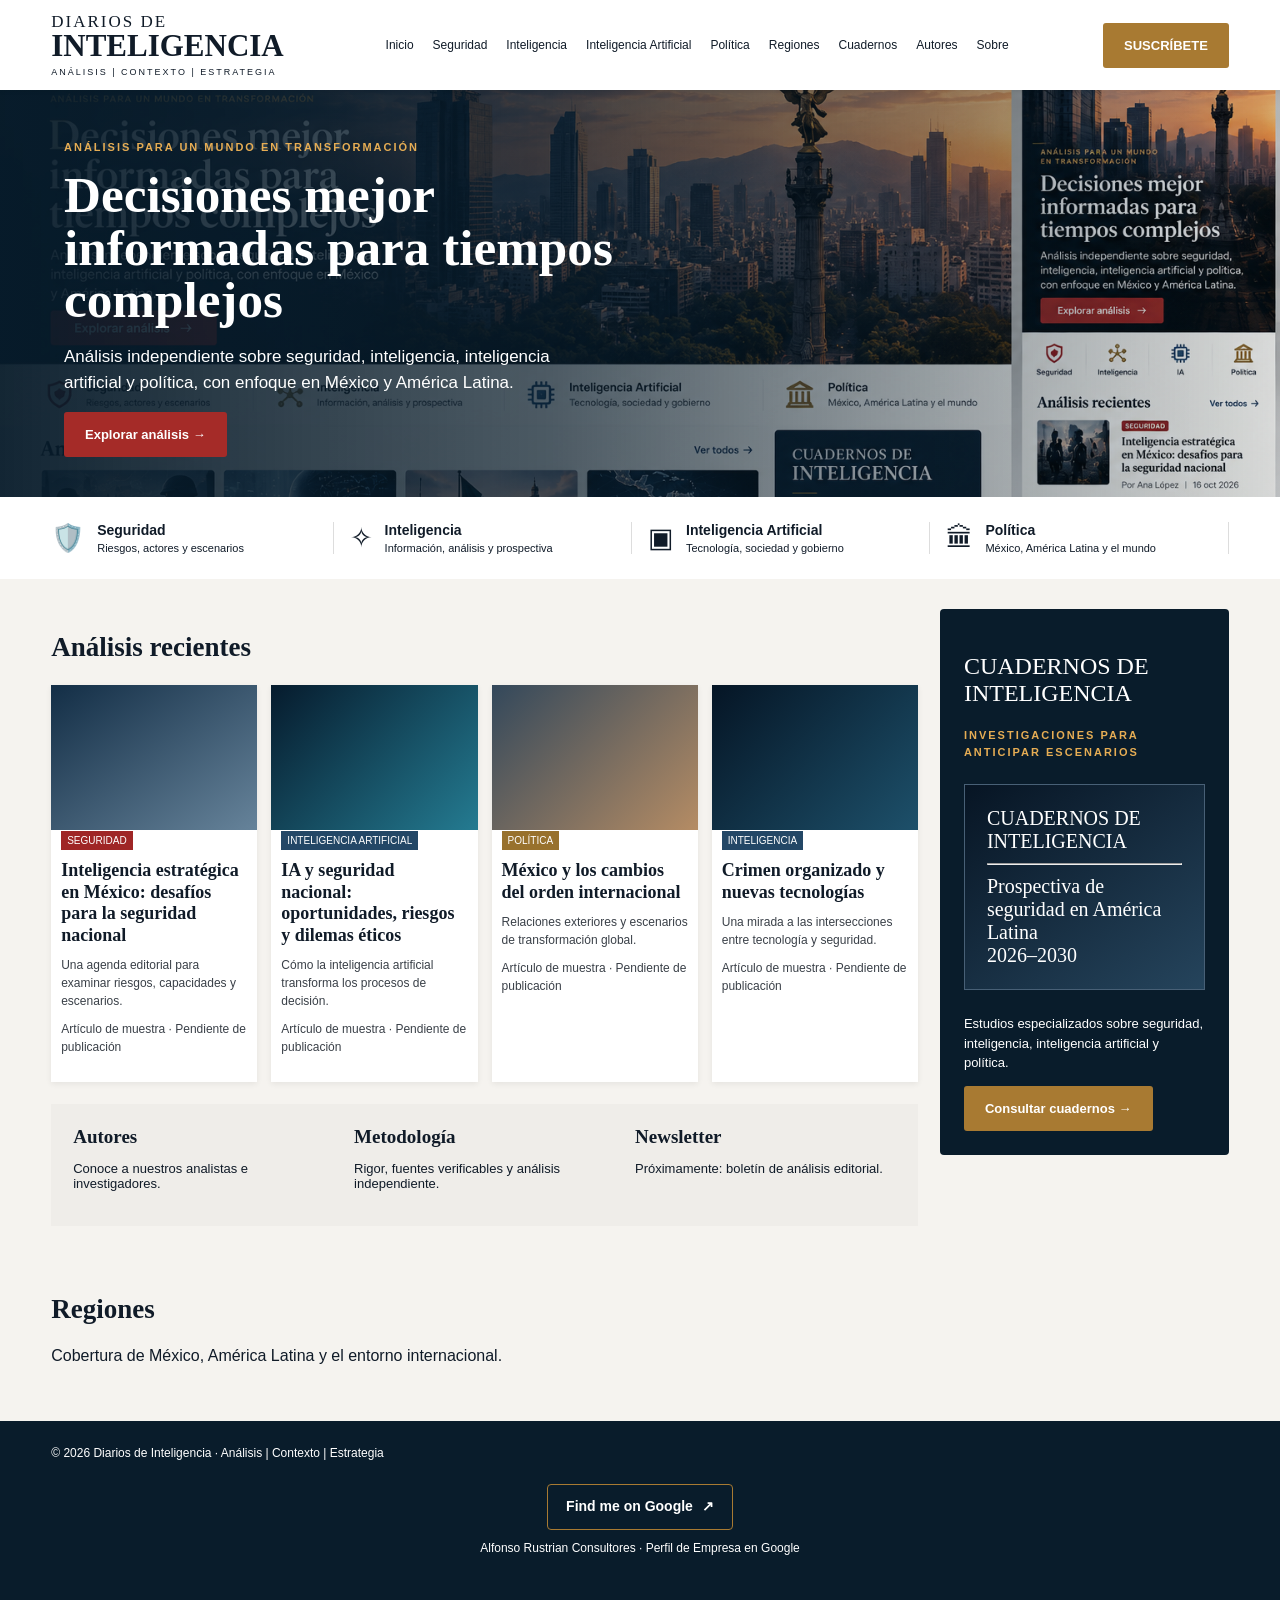
<file: diarios-inteligencia-github/index.html>
<!DOCTYPE html>
<html lang="es"><head><meta charset="utf-8"/><meta content="width=device-width, initial-scale=1" name="viewport"/><title>Diarios de Inteligencia | Análisis, Contexto y Estrategia</title><meta content="Publicación editorial de análisis sobre seguridad, inteligencia, inteligencia artificial y política." name="description"/><link href="styles.css" rel="stylesheet"/><style id="google-search-button-style">
/* Búsqueda nominal en Google */
.google-search-link{display:inline-flex;align-items:center;justify-content:center;gap:9px;padding:12px 18px;border:1px solid #a87a32;border-radius:4px;background:#091c2b;color:#fff!important;font:600 14px/1.4 Arial,Helvetica,sans-serif;text-decoration:none!important;min-height:44px;text-align:center}.google-search-link:hover{background:#19394e}.google-search-link:focus-visible{outline:3px solid #a87a32;outline-offset:4px}.google-search-wrap{padding:24px 16px;text-align:center}.google-search-wrap small{display:block;margin-top:9px;color:inherit;font:12px/1.5 Arial,Helvetica,sans-serif}
</style>
</head><body><header class="header"><a class="brand" href="#inicio"><small>DIARIOS DE</small><strong>INTELIGENCIA</strong><span>ANÁLISIS | CONTEXTO | ESTRATEGIA</span></a><button aria-expanded="false" aria-label="Abrir menú" class="menu">☰</button><nav id="nav"><a href="#inicio">Inicio</a><a href="#seguridad">Seguridad</a><a href="#inteligencia">Inteligencia</a><a href="#ia">Inteligencia Artificial</a><a href="#politica">Política</a><a href="#regiones">Regiones</a><a href="#cuadernos">Cuadernos</a><a href="#autores">Autores</a><a href="#sobre">Sobre</a></nav><a class="subscribe" href="mailto:contacto@alfonsorustrian.com?subject=Suscripción%20Diarios%20de%20Inteligencia">SUSCRÍBETE</a></header><main id="inicio"><section class="hero"><div class="hero-inner"><p class="eyebrow">ANÁLISIS PARA UN MUNDO EN TRANSFORMACIÓN</p><h1>Decisiones mejor informadas para tiempos complejos</h1><p>Análisis independiente sobre seguridad, inteligencia, inteligencia artificial y política, con enfoque en México y América Latina.</p><a class="cta" href="#analisis">Explorar análisis →</a></div></section><section aria-label="Áreas de análisis" class="topics"><a href="#seguridad">🛡️ <span><b>Seguridad</b><small>Riesgos, actores y escenarios</small></span></a><a href="#inteligencia">✧ <span><b>Inteligencia</b><small>Información, análisis y prospectiva</small></span></a><a href="#ia">▣ <span><b>Inteligencia Artificial</b><small>Tecnología, sociedad y gobierno</small></span></a><a href="#politica">🏛 <span><b>Política</b><small>México, América Latina y el mundo</small></span></a></section><div class="content"><section id="analisis"><h2>Análisis recientes</h2><div class="articles"><article id="seguridad"><div class="thumb t1"></div><span class="tag red">SEGURIDAD</span><h3>Inteligencia estratégica en México: desafíos para la seguridad nacional</h3><p>Una agenda editorial para examinar riesgos, capacidades y escenarios.</p><small>Artículo de muestra · Pendiente de publicación</small></article><article id="ia"><div class="thumb t2"></div><span class="tag blue">INTELIGENCIA ARTIFICIAL</span><h3>IA y seguridad nacional: oportunidades, riesgos y dilemas éticos</h3><p>Cómo la inteligencia artificial transforma los procesos de decisión.</p><small>Artículo de muestra · Pendiente de publicación</small></article><article id="politica"><div class="thumb t3"></div><span class="tag gold">POLÍTICA</span><h3>México y los cambios del orden internacional</h3><p>Relaciones exteriores y escenarios de transformación global.</p><small>Artículo de muestra · Pendiente de publicación</small></article><article id="inteligencia"><div class="thumb t4"></div><span class="tag blue">INTELIGENCIA</span><h3>Crimen organizado y nuevas tecnologías</h3><p>Una mirada a las intersecciones entre tecnología y seguridad.</p><small>Artículo de muestra · Pendiente de publicación</small></article></div><div class="info"><div id="autores"><h3>Autores</h3><p>Conoce a nuestros analistas e investigadores.</p></div><div id="sobre"><h3>Metodología</h3><p>Rigor, fuentes verificables y análisis independiente.</p></div><div><h3>Newsletter</h3><p>Próximamente: boletín de análisis editorial.</p></div></div></section><aside id="cuadernos"><h2>CUADERNOS DE INTELIGENCIA</h2><p class="eyebrow">INVESTIGACIONES PARA ANTICIPAR ESCENARIOS</p><div class="cover">CUADERNOS DE<br/> INTELIGENCIA<hr/>Prospectiva de seguridad en América Latina<br/>2026–2030</div><p>Estudios especializados sobre seguridad, inteligencia, inteligencia artificial y política.</p><a class="cta" href="mailto:contacto@alfonsorustrian.com?subject=Cuadernos%20de%20Inteligencia">Consultar cuadernos →</a></aside></div><section class="footer-sections"><div id="regiones"><h2>Regiones</h2><p>Cobertura de México, América Latina y el entorno internacional.</p></div></section></main><footer>© <span id="year"></span> Diarios de Inteligencia · Análisis | Contexto | Estrategia
<div class="google-search-wrap">
<a aria-label="Ver Alfonso Rustrian Consultores en Google (se abre en otra pestaña)" class="google-search-link" href="https://www.google.com.mx/search?trk=https://c.gle/AAuDWvlKa8arexzRbzq5eL7Y5MaDPxQ0ZBNwR_yVF6bJvWCENT94ifaT-IehEYC5DhN1-RtrjWNUIzwrt5vNgHvdJkkbZJWh5BxcRYwzcHdglGVBazNsjaIueihCUfIEqmCb&amp;q=Alfonso+Rustrian+Consultores&amp;ludocid=1862285292522714380&amp;lsig=AB86z5U1BuPXCT2a-Z3oT8HKqnip&amp;zx=1792543747624" rel="noopener noreferrer" target="_blank">Find me on Google <span aria-hidden="true">↗</span></a>
<small>Alfonso Rustrian Consultores · Perfil de Empresa en Google</small>
</div>
</footer><script src="script.js"></script></body></html>
</file>
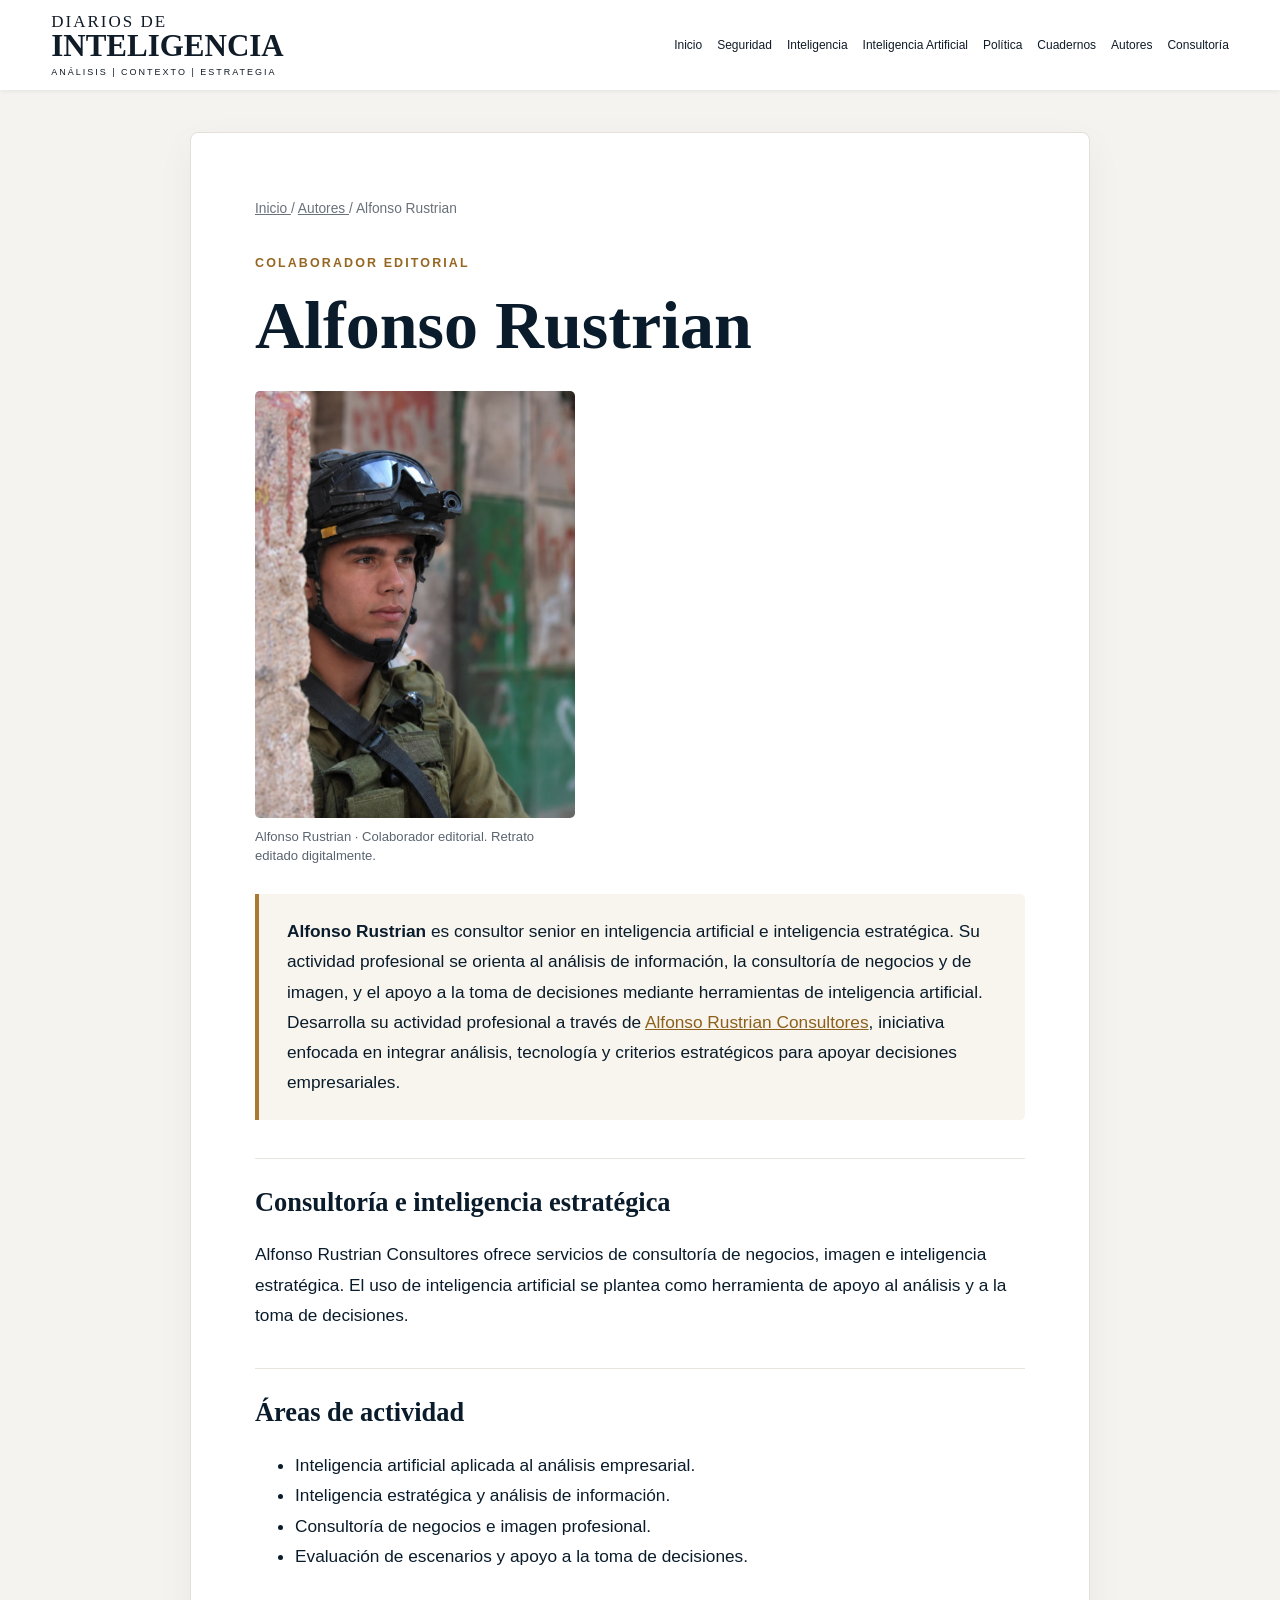
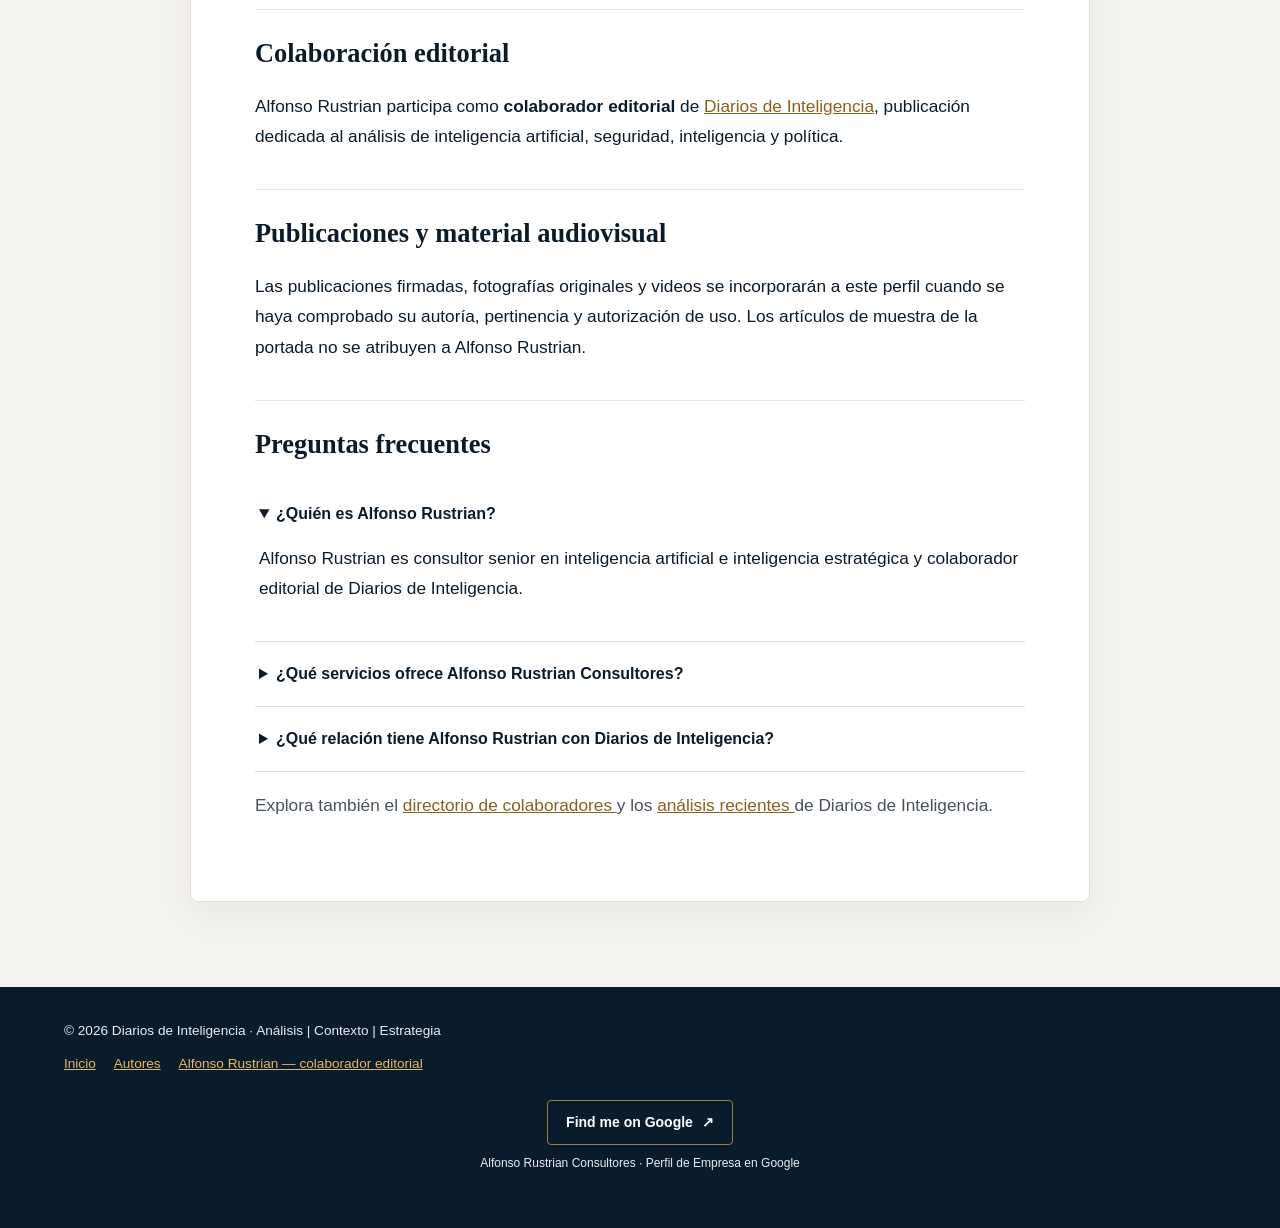
<file: autores/alfonso-rustrian/index.html>
<!DOCTYPE html>
<html lang="es-MX">
 <head>
  <meta charset="utf-8"/>
  <meta content="width=device-width, initial-scale=1" name="viewport"/>
  <title>
   Alfonso Rustrian | Consultor en IA e inteligencia estratégica
  </title>
  <meta content="index,follow,max-image-preview:large" name="robots"/>
  <link href="https://alfonsorustrian.com/autores/alfonso-rustrian/" rel="canonical"/>
  <meta content="profile" property="og:type"/>
  <link href="/styles.css" rel="stylesheet"/>
  <style>
   .retrato-autor { margin: 28px 0; max-width: 320px; }
.retrato-autor img { display: block; width: 100%; height: auto; border-radius: 5px; }
.retrato-autor figcaption { margin-top: 9px; font-size: .82rem; line-height: 1.5; color: #5a6470; }
@media (max-width: 600px) { .retrato-autor { max-width: 280px; margin: 24px auto; } }
  </style>
  <style id="google-search-button-style">
   /* Búsqueda nominal en Google */
.google-search-link{display:inline-flex;align-items:center;justify-content:center;gap:9px;padding:12px 18px;border:1px solid #a87a32;border-radius:4px;background:#091c2b;color:#fff!important;font:600 14px/1.4 Arial,Helvetica,sans-serif;text-decoration:none!important;min-height:44px;text-align:center}.google-search-link:hover{background:#19394e}.google-search-link:focus-visible{outline:3px solid #a87a32;outline-offset:4px}.google-search-wrap{padding:24px 16px;text-align:center}.google-search-wrap small{display:block;margin-top:9px;color:inherit;font:12px/1.5 Arial,Helvetica,sans-serif}
  </style>
  <meta content="https://alfonsorustrian.com/autores/alfonso-rustrian/" property="og:url"/>
  <meta content="es_MX" property="og:locale"/>
  <meta content="Diarios de Inteligencia" property="og:site_name"/>
  <meta content="Alfonso Rustrian es consultor senior en inteligencia artificial e inteligencia estratégica, vinculado a Alfonso Rustrian Consultores y colaborador editorial de Diarios de Inteligencia." name="description"/>
  <meta content="Alfonso Rustrian | Consultor senior y colaborador editorial" property="og:title"/>
  <meta content="Alfonso Rustrian es consultor senior en inteligencia artificial e inteligencia estratégica, vinculado a Alfonso Rustrian Consultores y colaborador editorial de Diarios de Inteligencia." property="og:description"/>
  <script type="application/ld+json">
   {
  "@context": "https://schema.org",
  "@graph": [
    {
      "@type": "Person",
      "@id": "https://alfonsorustrian.com/autores/alfonso-rustrian/#persona",
      "name": "Alfonso Rustrian",
      "alternateName": ["Alfonso Rustrián"],
      "url": "https://alfonsorustrian.com/autores/alfonso-rustrian/",
      "description": "Alfonso Rustrian es consultor senior en inteligencia artificial e inteligencia estratégica, vinculado a Alfonso Rustrian Consultores y colaborador editorial de Diarios de Inteligencia.",
      "image": {
        "@id": "https://alfonsorustrian.com/autores/alfonso-rustrian/#retrato"
      },
      "jobTitle": "Consultor senior en inteligencia artificial e inteligencia estratégica",
      "worksFor": {
        "@id": "https://alfonsorustrian.com/consultores/#organizacion"
      },
      "mainEntityOfPage": {
        "@id": "https://alfonsorustrian.com/autores/alfonso-rustrian/#pagina"
      }
    },
    {
      "@type": "ProfilePage",
      "@id": "https://alfonsorustrian.com/autores/alfonso-rustrian/#pagina",
      "url": "https://alfonsorustrian.com/autores/alfonso-rustrian/",
      "name": "Alfonso Rustrian | Consultor senior y colaborador editorial",
      "inLanguage": "es-MX",
      "mainEntity": {
        "@id": "https://alfonsorustrian.com/autores/alfonso-rustrian/#persona"
      },
      "isPartOf": {
        "@type": "WebSite",
        "name": "Diarios de Inteligencia",
        "url": "https://alfonsorustrian.com/"
      },
      "primaryImageOfPage": {
        "@id": "https://alfonsorustrian.com/autores/alfonso-rustrian/#retrato"
      }
    },
    {
      "@type": "BreadcrumbList",
      "itemListElement": [
        {
          "@type": "ListItem",
          "position": 1,
          "name": "Inicio",
          "item": "https://alfonsorustrian.com/"
        },
        {
          "@type": "ListItem",
          "position": 2,
          "name": "Autores",
          "item": "https://alfonsorustrian.com/autores/"
        },
        {
          "@type": "ListItem",
          "position": 3,
          "name": "Alfonso Rustrian",
          "item": "https://alfonsorustrian.com/autores/alfonso-rustrian/"
        }
      ]
    },
    {
      "@type": "ImageObject",
      "@id": "https://alfonsorustrian.com/autores/alfonso-rustrian/#retrato",
      "contentUrl": "https://alfonsorustrian.com/assets/alfonso-rustrian-colaborador-editorial.webp",
      "name": "Alfonso Rustrian — colaborador editorial de Diarios de Inteligencia",
      "description": "Retrato de Alfonso Rustrian con casco y fondo desenfocado, editado digitalmente a partir de la imagen facilitada por el retratado.",
      "width": 900,
      "height": 1200,
      "about": {
        "@id": "https://alfonsorustrian.com/autores/alfonso-rustrian/#persona"
      }
    },
    {
      "@type": "Organization",
      "@id": "https://alfonsorustrian.com/consultores/#organizacion",
      "name": "Alfonso Rustrian Consultores",
      "url": "https://alfonsorustrian.com/consultores/",
      "description": "Consultoría de negocios, imagen e inteligencia estratégica para apoyar la toma de decisiones, utilizando la inteligencia artificial como herramienta.",
      "hasOfferCatalog": {
        "@type": "OfferCatalog",
        "name": "Servicios de consultoría",
        "itemListElement": [
          {
            "@type": "Offer",
            "itemOffered": {
              "@type": "Service",
              "name": "Consultoría de negocios",
              "provider": {
                "@id": "https://alfonsorustrian.com/consultores/#organizacion"
              }
            }
          },
          {
            "@type": "Offer",
            "itemOffered": {
              "@type": "Service",
              "name": "Consultoría de imagen",
              "provider": {
                "@id": "https://alfonsorustrian.com/consultores/#organizacion"
              }
            }
          },
          {
            "@type": "Offer",
            "itemOffered": {
              "@type": "Service",
              "name": "Inteligencia estratégica",
              "provider": {
                "@id": "https://alfonsorustrian.com/consultores/#organizacion"
              }
            }
          }
        ]
      },
      "logo": {
        "@type": "ImageObject",
        "@id": "https://alfonsorustrian.com/consultores/#logo",
        "url": "https://alfonsorustrian.com/assets/alfonso-rustrian-consultores-logo.png",
        "contentUrl": "https://alfonsorustrian.com/assets/alfonso-rustrian-consultores-logo.png",
        "width": 1102,
        "height": 1427,
        "name": "Logotipo de Alfonso Rustrian Consultores"
      }
    }
  ]
}
  </script>
  <meta content="https://alfonsorustrian.com/assets/alfonso-rustrian-colaborador-editorial.jpg" property="og:image"/>
  <meta content="Alfonso Rustrian, consultor senior y colaborador editorial" property="og:image:alt"/>
  <meta content="summary_large_image" name="twitter:card"/>
  <meta content="Alfonso Rustrian | Consultor senior y colaborador editorial" name="twitter:title"/>
  <meta content="Alfonso Rustrian es consultor senior en inteligencia artificial e inteligencia estratégica, vinculado a Alfonso Rustrian Consultores y colaborador editorial de Diarios de Inteligencia." name="twitter:description"/>
  <meta content="https://alfonsorustrian.com/assets/alfonso-rustrian-colaborador-editorial.jpg" name="twitter:image"/>
  <meta content="Alfonso Rustrian, consultor senior y colaborador editorial" name="twitter:image:alt"/>
 </head>
 <body>
  <header class="header">
   <a class="brand" href="/">
    <small>
     DIARIOS DE
    </small>
    <strong>
     INTELIGENCIA
    </strong>
    <span>
     ANÁLISIS | CONTEXTO | ESTRATEGIA
    </span>
   </a>
   <button aria-expanded="false" aria-label="Abrir menú" class="menu">
    ☰
   </button>
   <nav id="nav">
    <a href="/">
     Inicio
    </a>
    <a href="/#seguridad">
     Seguridad
    </a>
    <a href="/#inteligencia">
     Inteligencia
    </a>
    <a href="/#ia">
     Inteligencia Artificial
    </a>
    <a href="/#politica">
     Política
    </a>
    <a href="/#cuadernos">
     Cuadernos
    </a>
    <a href="/autores/">
     Autores
    </a>
    <a href="/consultores/">
     Consultoría
    </a>
   </nav>
  </header>
  <main class="profile-page">
   <p>
    <a href="/">
     Inicio
    </a>
    /
    <a href="/autores/">
     Autores
    </a>
    / Alfonso Rustrian
   </p>
   <p class="role">
    Colaborador editorial
   </p>
   <h1>
    Alfonso Rustrian
   </h1>
   <figure class="retrato-autor">
    <img alt="Alfonso Rustrian con casco, retrato con fondo desenfocado" decoding="async" height="1200" src="/assets/alfonso-rustrian-colaborador-editorial.webp" width="900"/>
    <figcaption>
     Alfonso Rustrian · Colaborador editorial. Retrato editado digitalmente.
    </figcaption>
   </figure>
   <div class="profile-meta">
    <p><strong>Alfonso Rustrian</strong> es consultor senior en inteligencia artificial e inteligencia estratégica. Su actividad profesional se orienta al análisis de información, la consultoría de negocios y de imagen, y el apoyo a la toma de decisiones mediante herramientas de inteligencia artificial.</p>
    <p>Desarrolla su actividad profesional a través de <a href="/consultores/">Alfonso Rustrian Consultores</a>, iniciativa enfocada en integrar análisis, tecnología y criterios estratégicos para apoyar decisiones empresariales.</p>
   </div>
   <h2>Consultoría e inteligencia estratégica</h2>
   <p>Alfonso Rustrian Consultores ofrece servicios de consultoría de negocios, imagen e inteligencia estratégica. El uso de inteligencia artificial se plantea como herramienta de apoyo al análisis y a la toma de decisiones.</p>
   <h2>Áreas de actividad</h2>
   <ul>
    <li>Inteligencia artificial aplicada al análisis empresarial.</li>
    <li>Inteligencia estratégica y análisis de información.</li>
    <li>Consultoría de negocios e imagen profesional.</li>
    <li>Evaluación de escenarios y apoyo a la toma de decisiones.</li>
   </ul>
   <h2>Colaboración editorial</h2>
   <p>Alfonso Rustrian participa como <strong>colaborador editorial</strong> de <a href="/">Diarios de Inteligencia</a>, publicación dedicada al análisis de inteligencia artificial, seguridad, inteligencia y política.</p>
   <h2>Publicaciones y material audiovisual</h2>
   <p>Las publicaciones firmadas, fotografías originales y videos se incorporarán a este perfil cuando se haya comprobado su autoría, pertinencia y autorización de uso. Los artículos de muestra de la portada no se atribuyen a Alfonso Rustrian.</p>
   <h2>Preguntas frecuentes</h2>
   <details open="">
    <summary>¿Quién es Alfonso Rustrian?</summary>
    <p>Alfonso Rustrian es consultor senior en inteligencia artificial e inteligencia estratégica y colaborador editorial de Diarios de Inteligencia.</p>
   </details>
   <details>
    <summary>¿Qué servicios ofrece Alfonso Rustrian Consultores?</summary>
    <p>Consultoría de negocios, imagen e inteligencia estratégica, con herramientas de inteligencia artificial para apoyar el análisis y la toma de decisiones.</p>
   </details>
   <details>
    <summary>¿Qué relación tiene Alfonso Rustrian con Diarios de Inteligencia?</summary>
    <p>Participa como colaborador editorial de esta publicación sobre inteligencia artificial, seguridad, inteligencia y política.</p>
   </details>
   <p class="editorial-link">
    Explora también el
    <a href="/autores/">
     directorio de colaboradores
    </a>
    y los
    <a href="/#analisis">
     análisis recientes
    </a>
    de Diarios de Inteligencia.
   </p>
  </main>
  <footer class="site-footer">
   ©
   <span id="year">
   </span>
   Diarios de Inteligencia · Análisis | Contexto | Estrategia
   <div class="footer-links">
    <a href="/">
     Inicio
    </a>
    <a href="/autores/">
     Autores
    </a>
    <a href="/autores/alfonso-rustrian/">
     Alfonso Rustrian — colaborador editorial
    </a>
   </div>
   <div class="google-search-wrap">
    <a aria-label="Ver Alfonso Rustrian Consultores en Google (se abre en otra pestaña)" class="google-search-link" href="https://www.google.com/search?q=Alfonso+Rustrian+Consultores" rel="noopener noreferrer" target="_blank">
     Find me on Google
     <span aria-hidden="true">
      ↗
     </span>
    </a>
    <small>
     Alfonso Rustrian Consultores · Perfil de Empresa en Google
    </small>
   </div>
  </footer>
  <script src="/script.js">
  </script>
 </body>
</html>
</file>
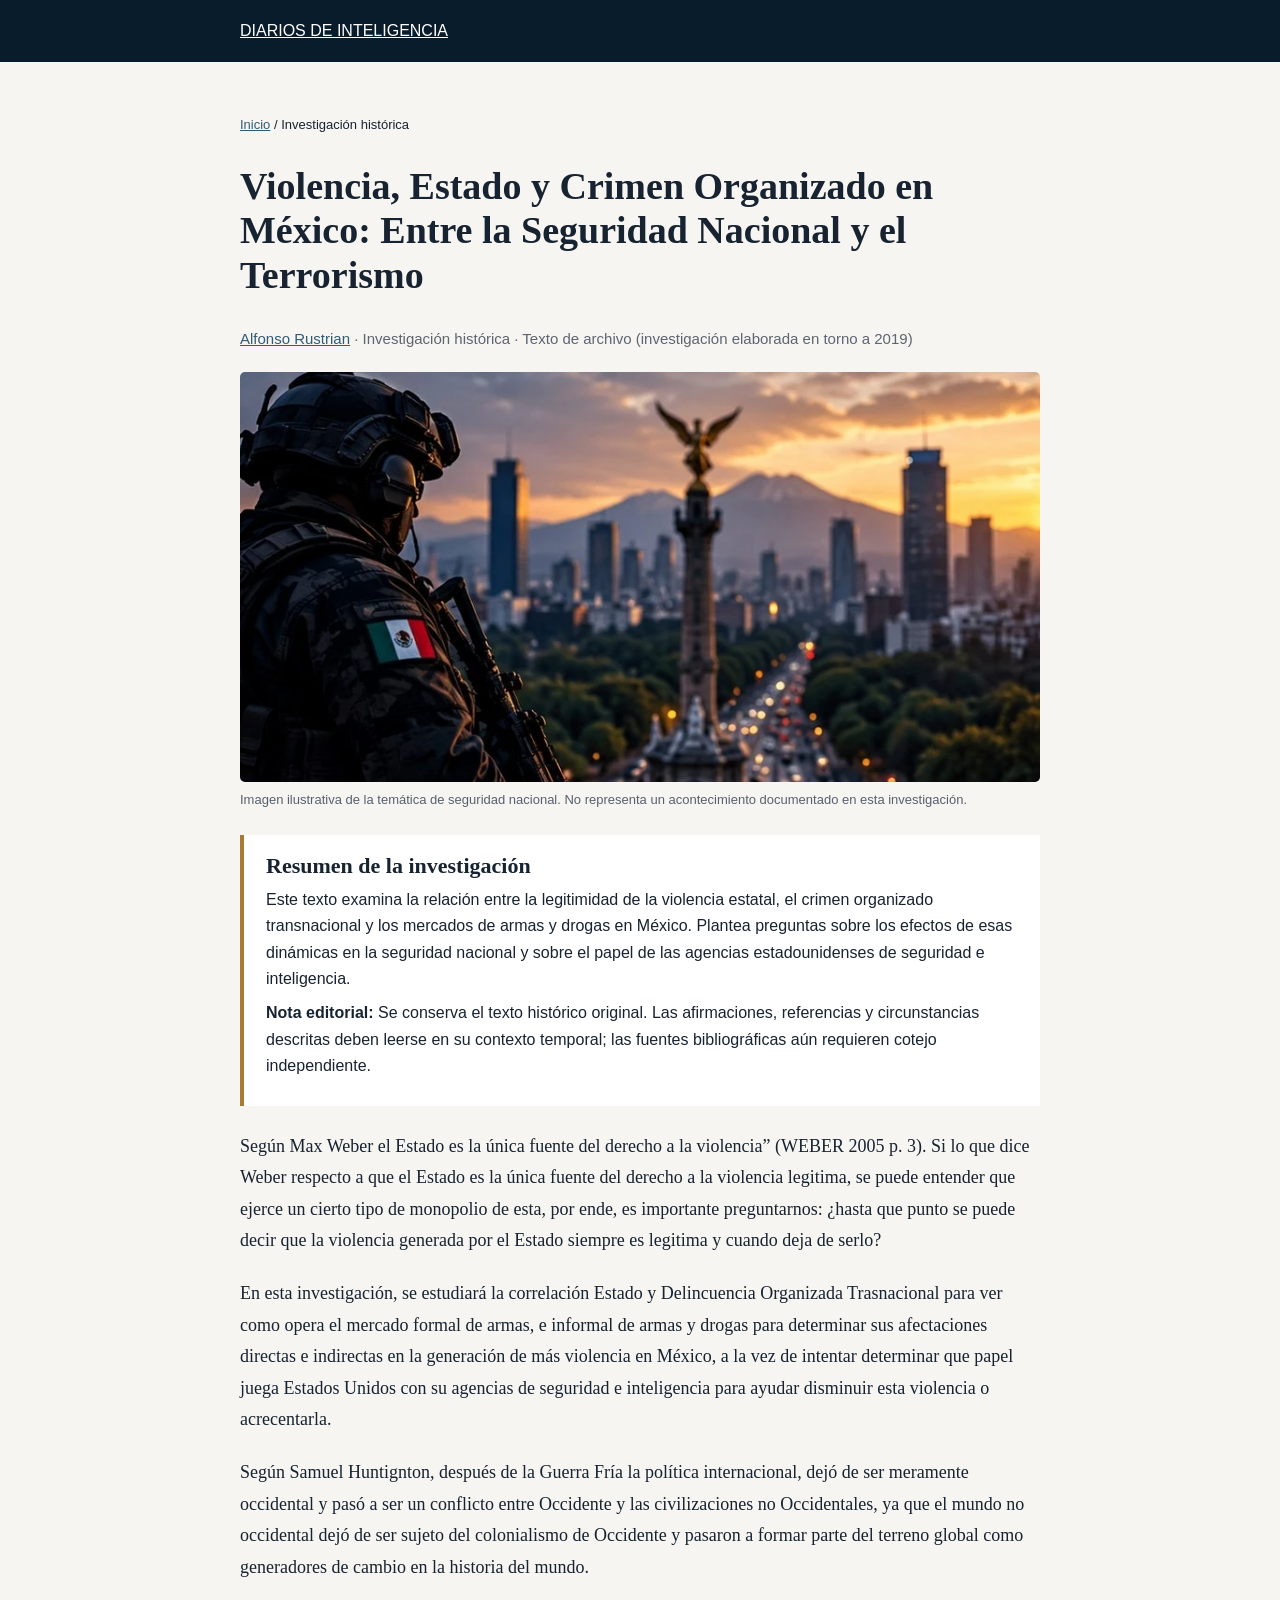
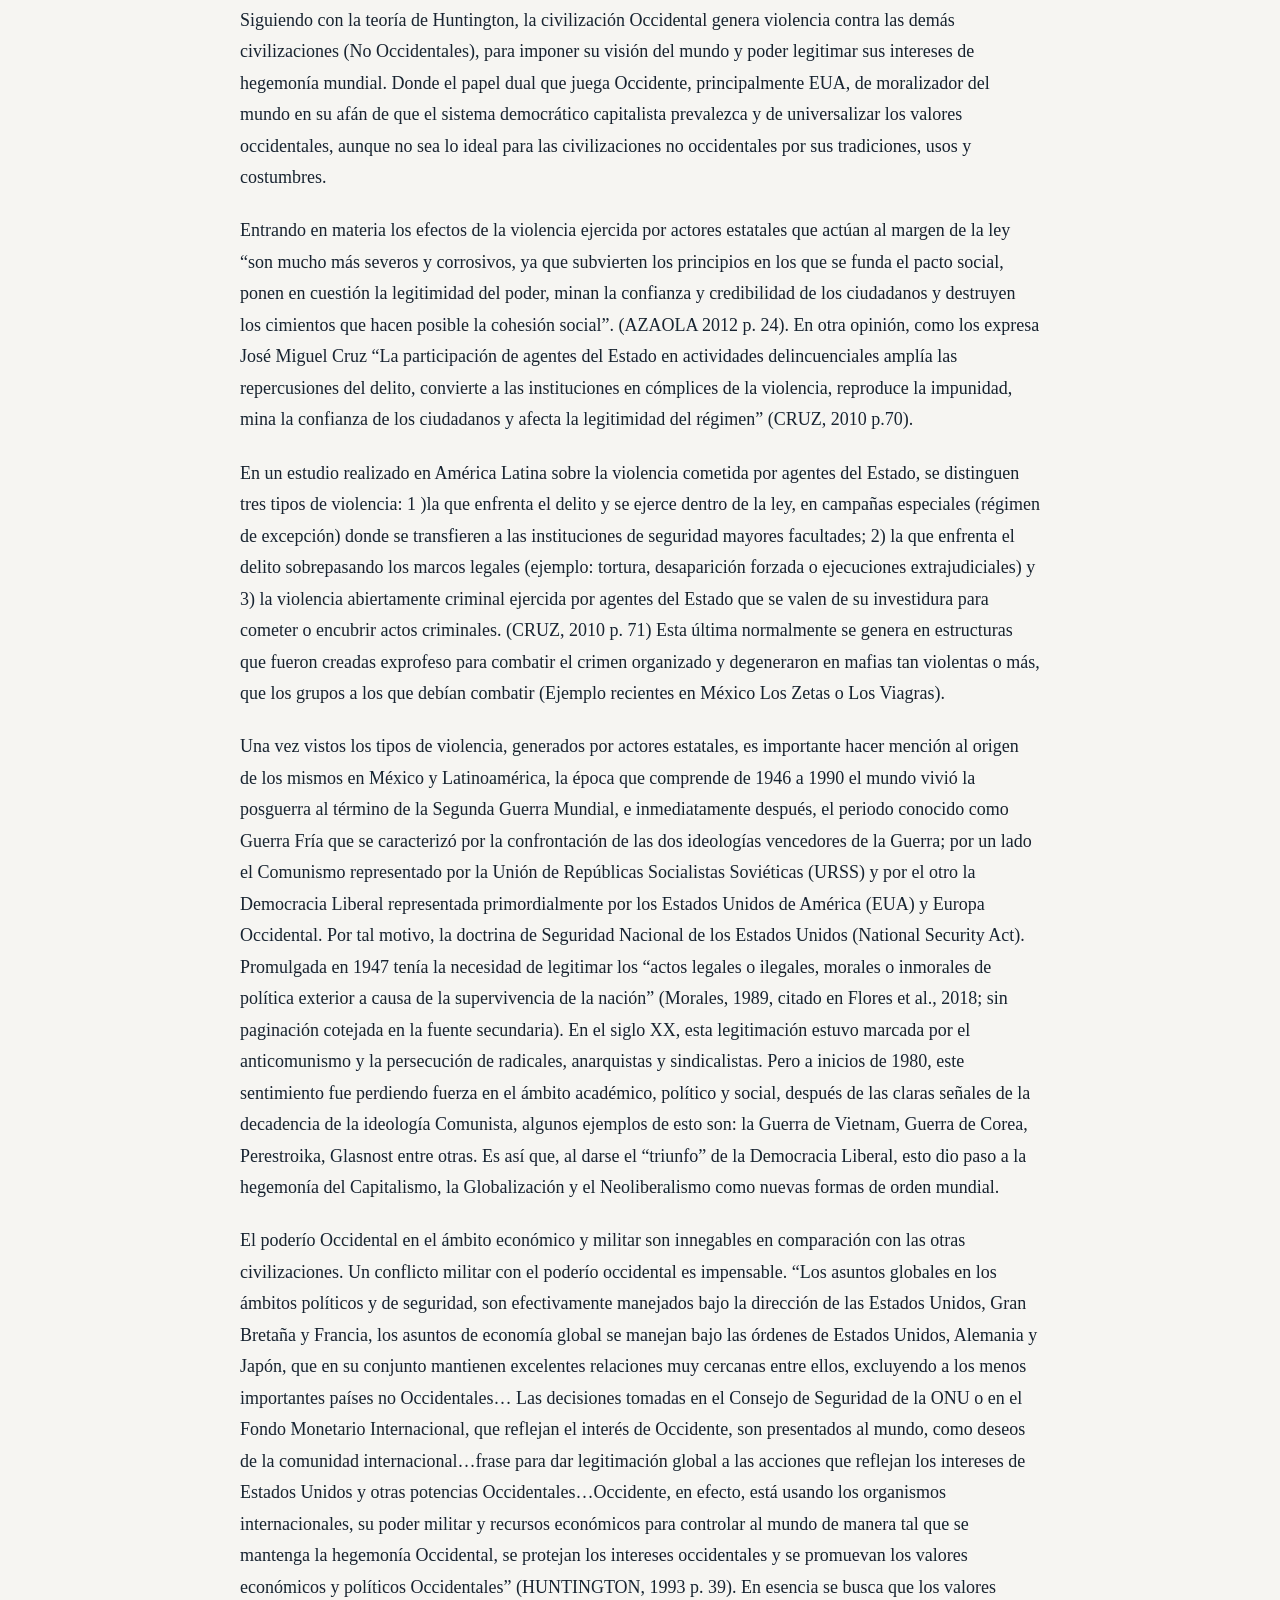
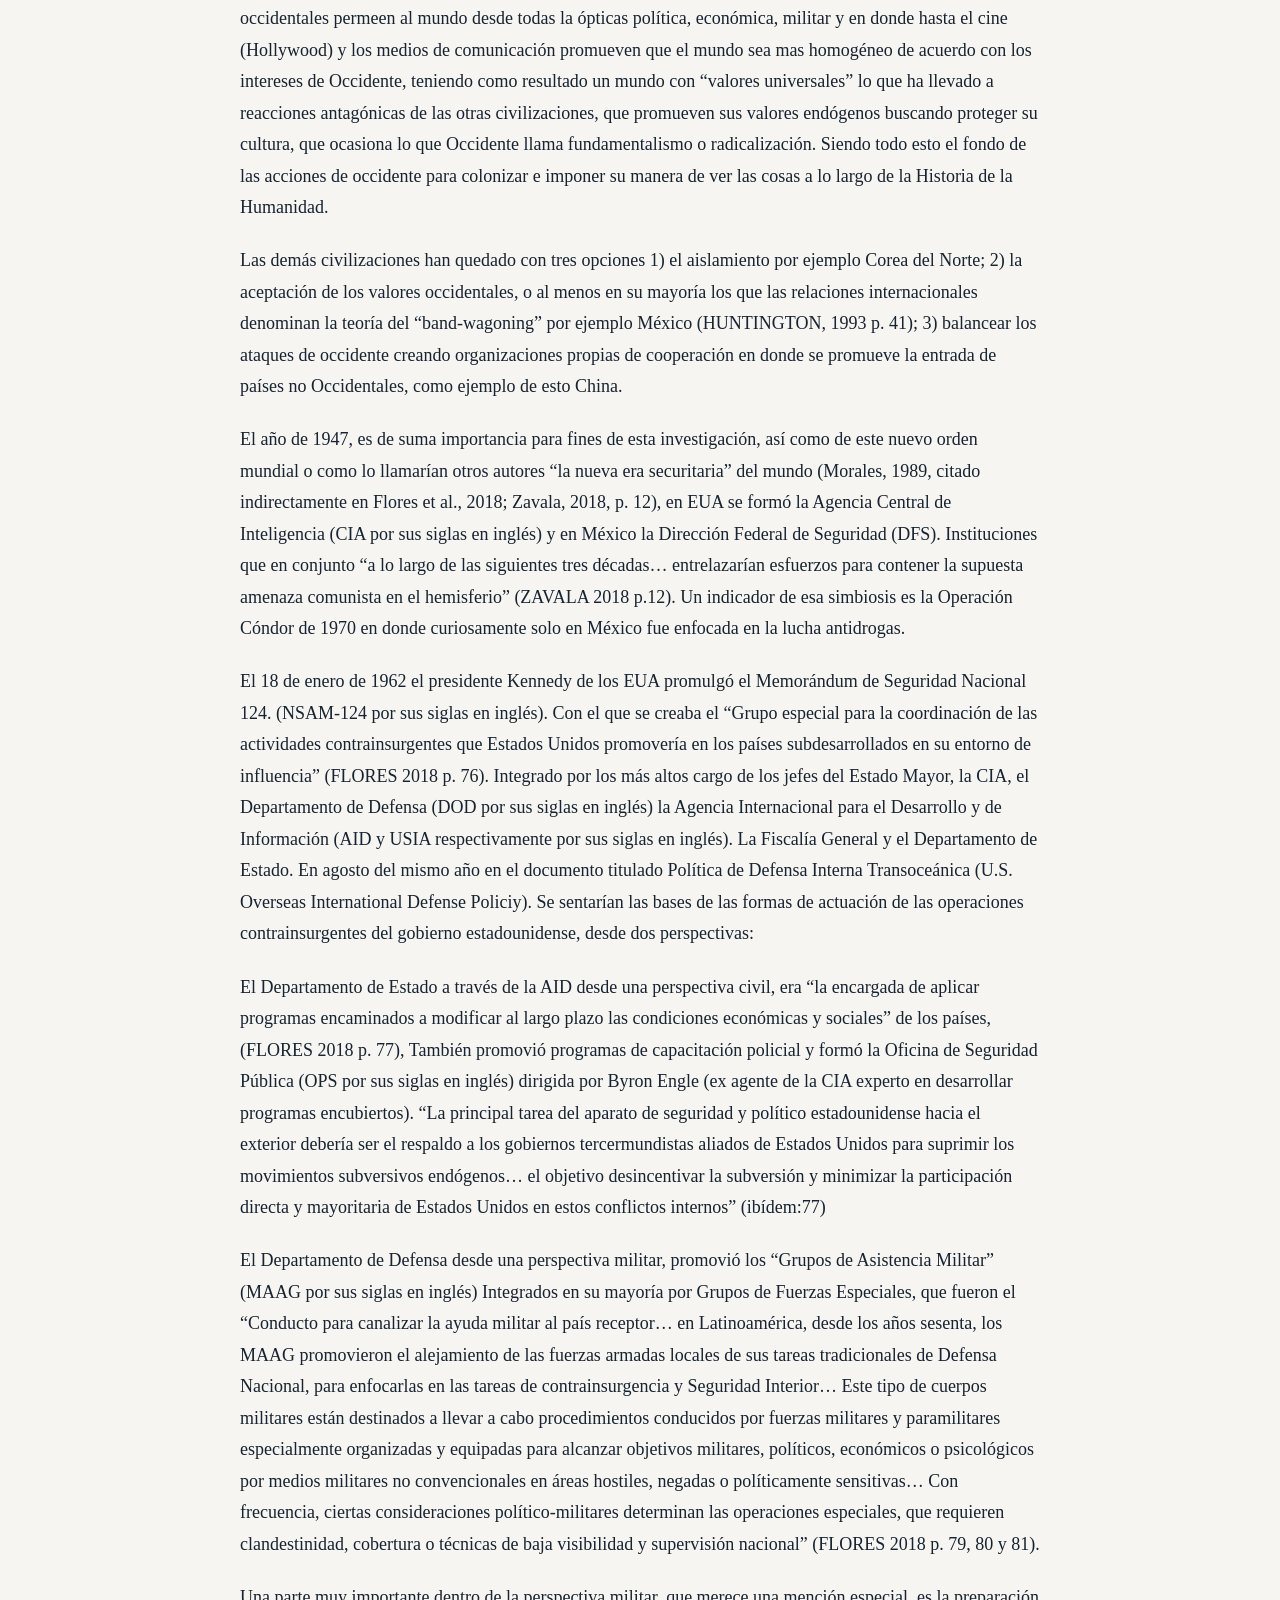
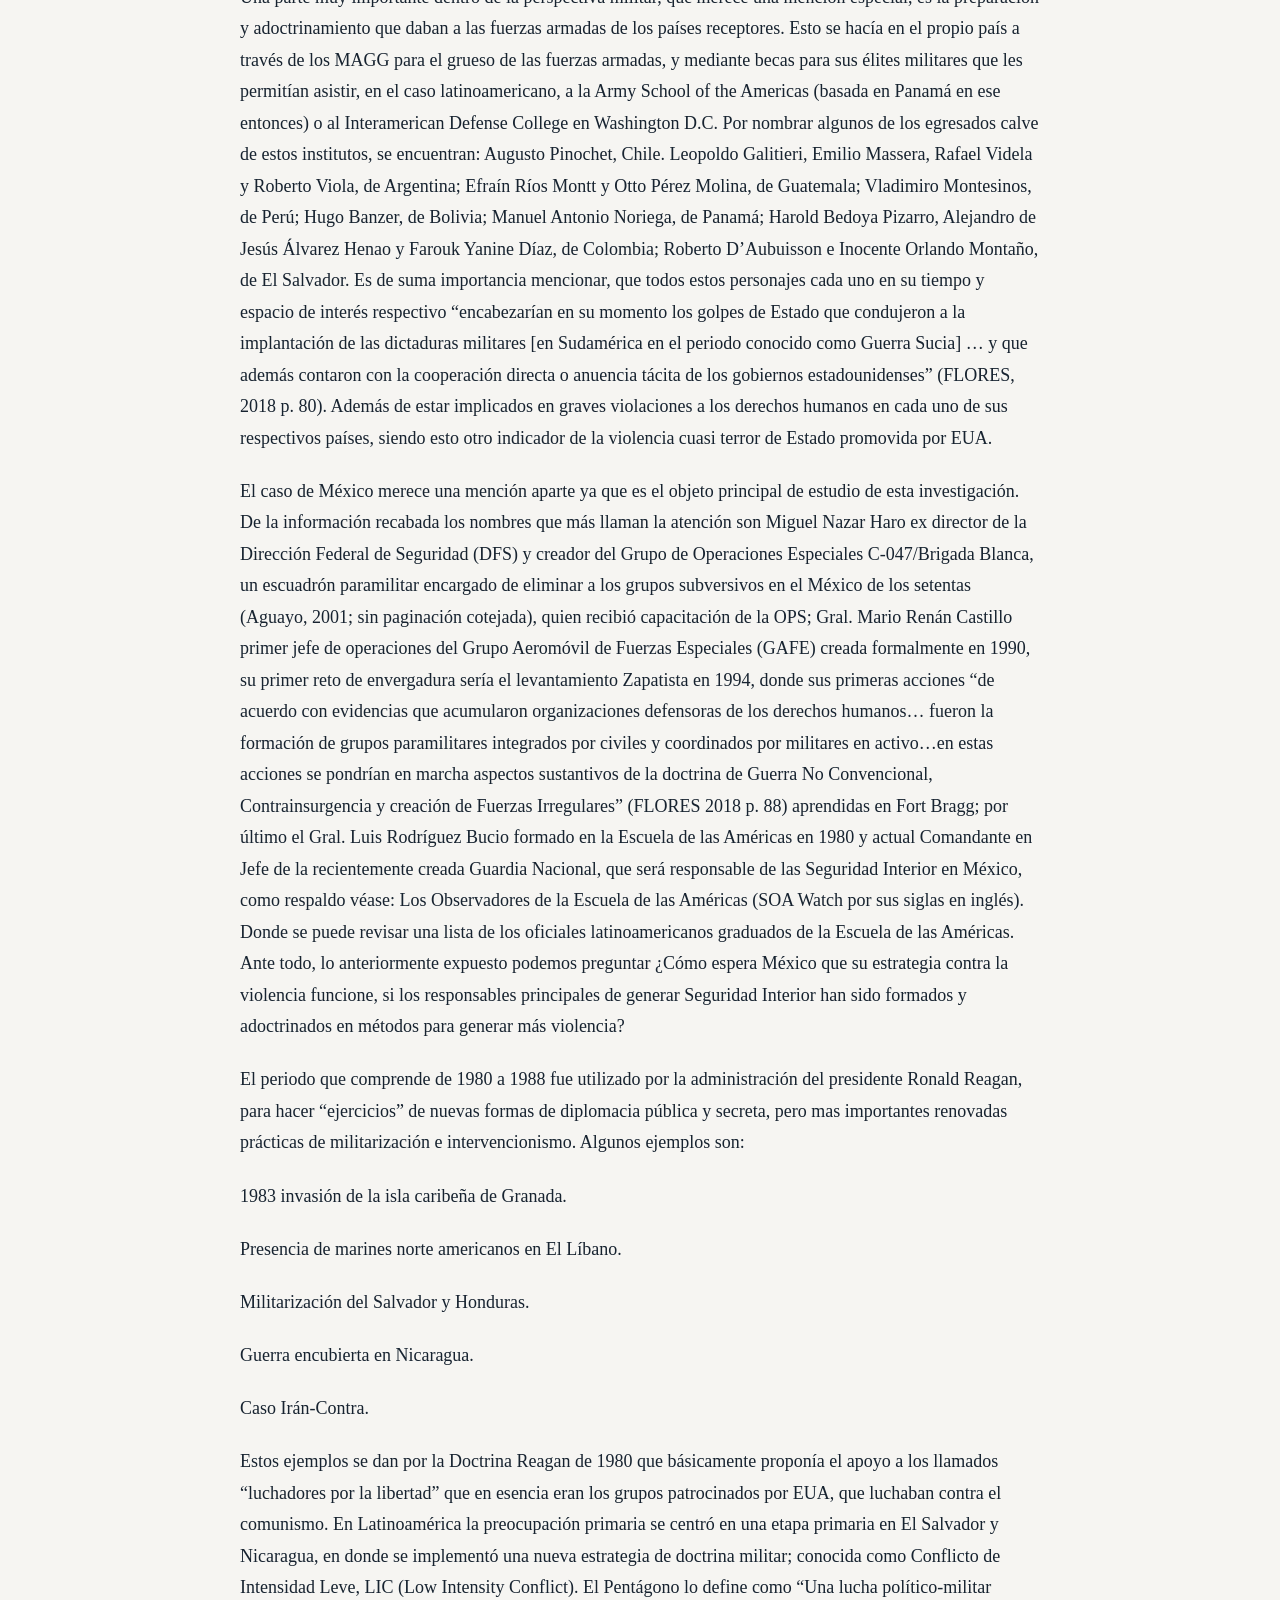
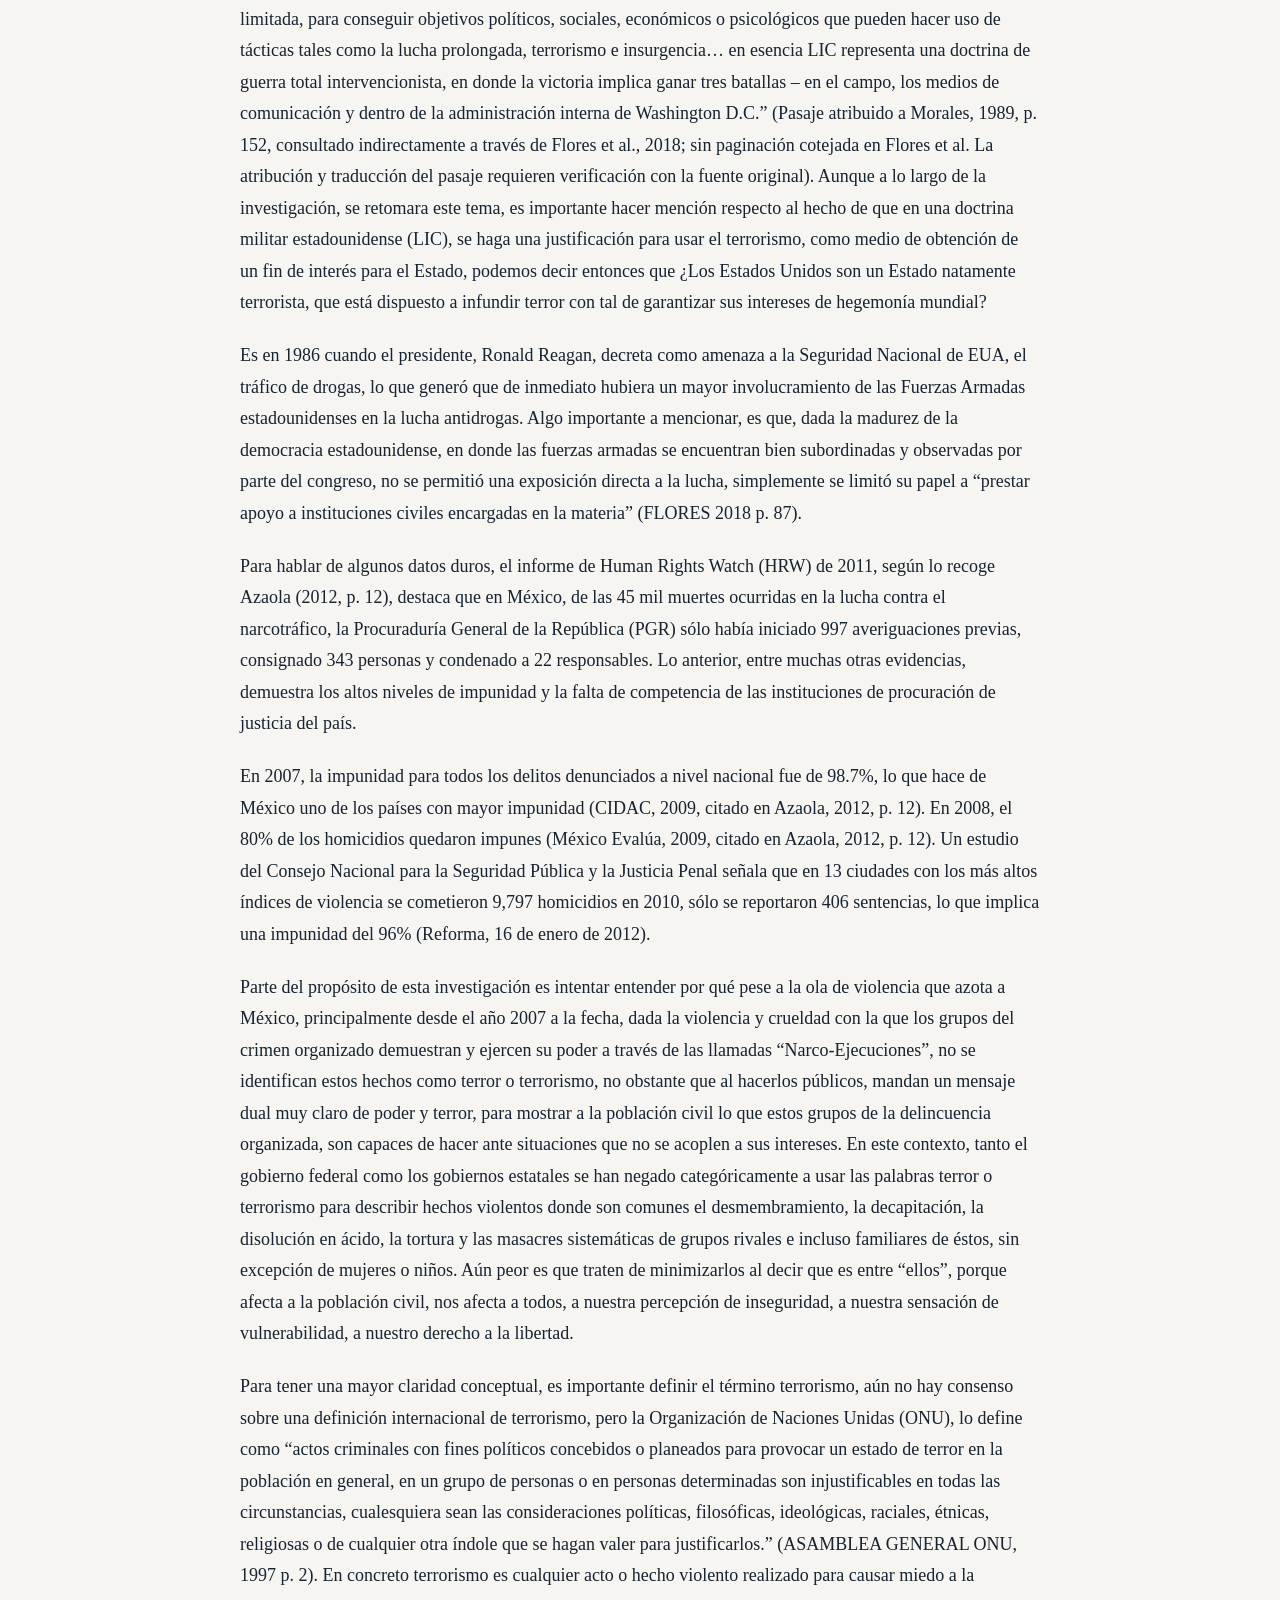
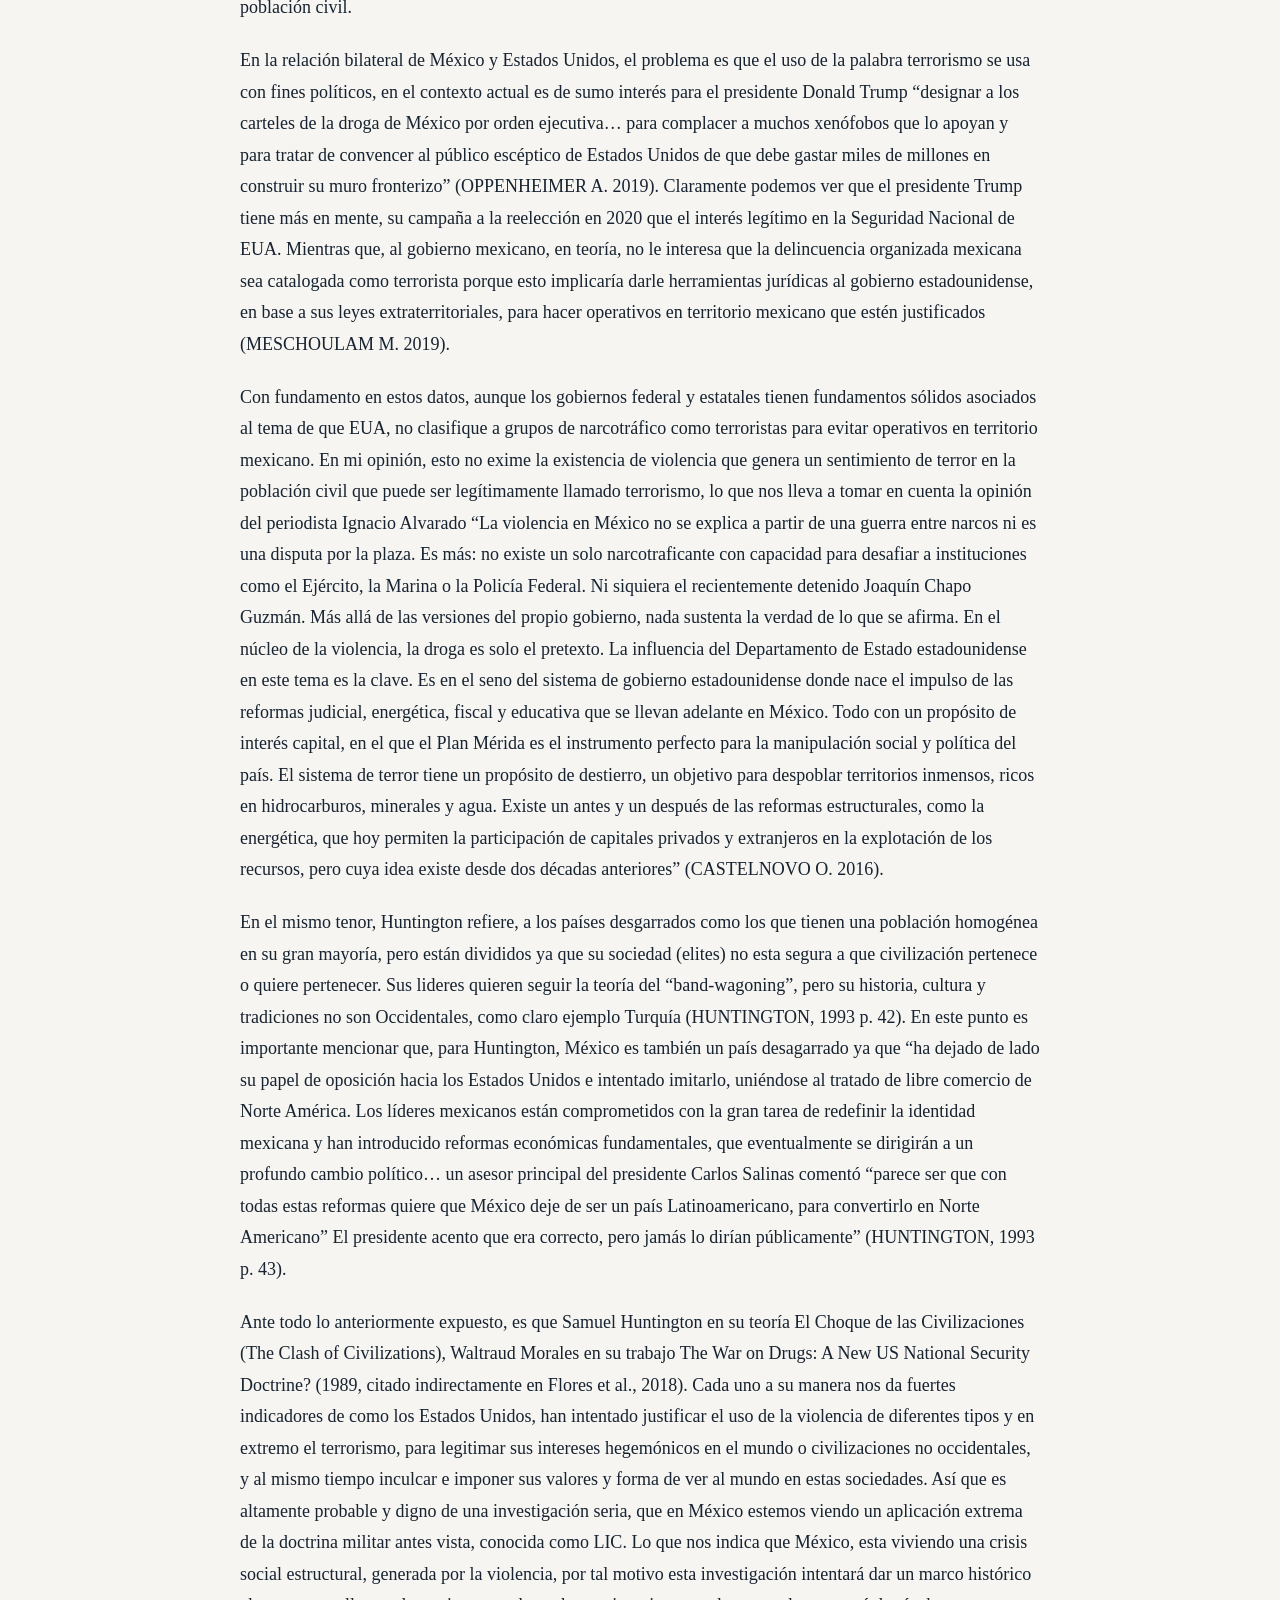
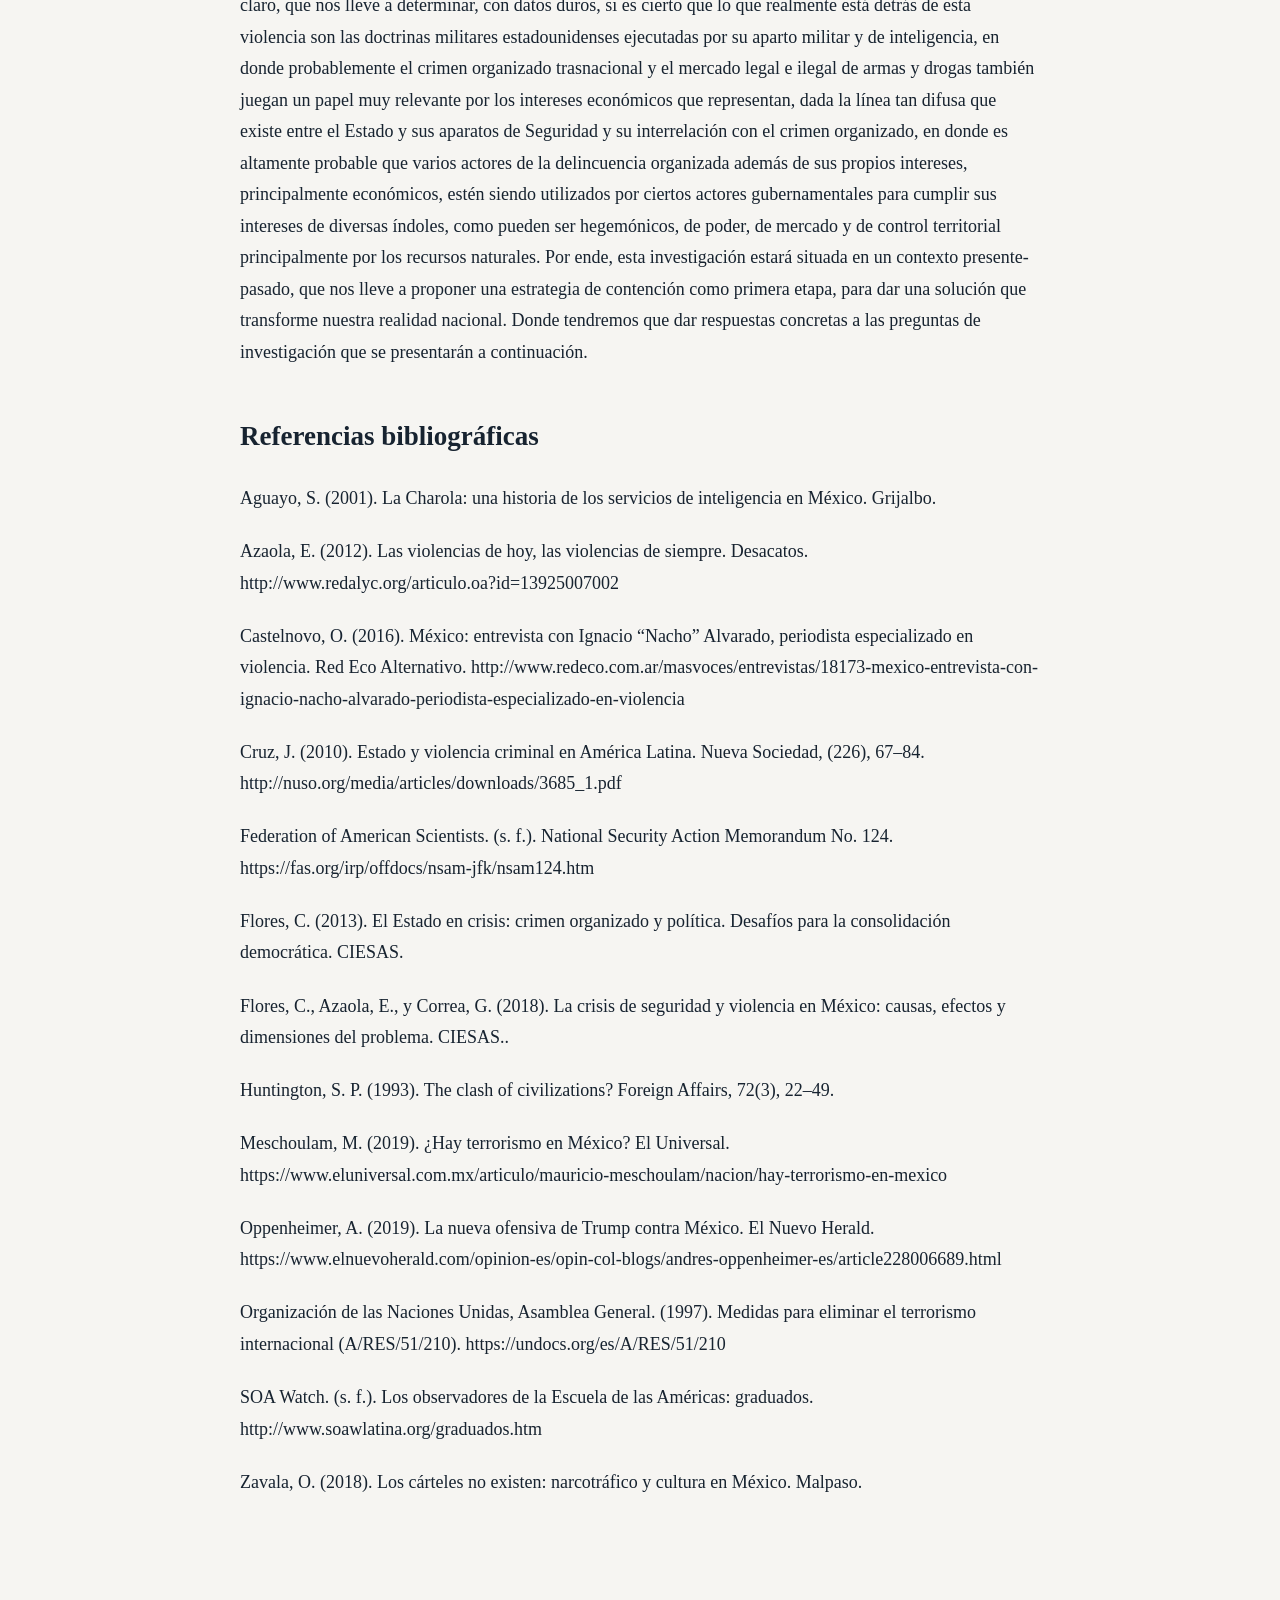
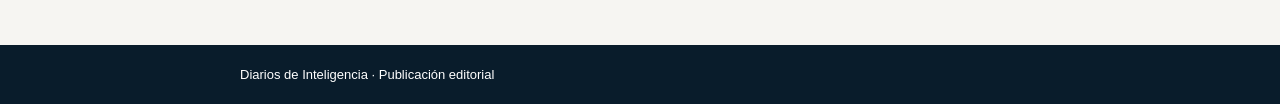
<file: articulos/violencia-estado-crimen-organizado-mexico.html>
<!doctype html><html lang="es-MX"><head><meta charset="utf-8"><meta name="viewport" content="width=device-width,initial-scale=1"><meta name="robots" content="index,follow,max-image-preview:large"><title>Violencia, Estado y Crimen Organizado en México: Entre la Seguridad Nacional y el Terrorismo | Diarios de Inteligencia</title><meta name="description" content="Investigación académica sobre violencia, Estado, crimen organizado, seguridad nacional y terrorismo en México."><style>body{margin:0;background:#f6f5f2;color:#172330;font:18px/1.75 Georgia,serif}header,footer{background:#091c2b;color:#fff;padding:22px max(24px,calc((100% - 800px)/2));font:16px Arial,sans-serif}header a{color:#fff}figure.hero{margin:25px 0}figure.hero img{display:block;width:100%;height:auto;border-radius:5px}figcaption{font:13px/1.5 Arial,sans-serif;color:#56616d;margin-top:8px}.editorial-note{background:#fff;border-left:4px solid #a87a32;padding:18px 22px;margin:25px 0;font:16px/1.65 Arial,sans-serif}.editorial-note h2{margin:0 0 8px;font:700 22px Georgia,serif}.editorial-note p{margin:8px 0}.breadcrumbs{font:13px Arial,sans-serif;margin-bottom:20px}.breadcrumbs a{color:#305b75}.byline a{color:#305b75}main{max-width:800px;margin:55px auto;padding:0 24px 70px}h1{font:700 38px/1.18 Georgia,serif}h2{margin-top:45px}p{margin:1.2em 0;overflow-wrap:anywhere}.byline{color:#5d6570;font:15px Arial,sans-serif}footer{font-size:13px}</style><link rel="canonical" href="https://alfonsorustrian.com/articulos/violencia-estado-crimen-organizado-mexico.html"><meta property="og:type" content="article"><meta property="og:title" content="Violencia, Estado y Crimen Organizado en México: Entre la Seguridad Nacional y el Terrorismo"><meta property="og:description" content="Investigación histórica de Alfonso Rustrian sobre violencia, Estado, crimen organizado, seguridad nacional y terrorismo en México."><meta property="og:url" content="https://alfonsorustrian.com/articulos/violencia-estado-crimen-organizado-mexico.html"><meta property="og:site_name" content="Diarios de Inteligencia"><meta property="og:locale" content="es_MX"><meta property="og:image" content="https://alfonsorustrian.com/assets/seguridad.webp"><meta property="og:image:alt" content="Ilustración editorial sobre seguridad y violencia en México"><meta name="twitter:card" content="summary_large_image"><meta name="twitter:image" content="https://alfonsorustrian.com/assets/seguridad.webp"><meta name="twitter:title" content="Violencia, Estado y Crimen Organizado en México: Entre la Seguridad Nacional y el Terrorismo"><meta name="twitter:description" content="Investigación histórica de Alfonso Rustrian sobre violencia, Estado, crimen organizado, seguridad nacional y terrorismo en México."><script type="application/ld+json">{"@context":"https://schema.org","@type":"ScholarlyArticle","@id":"https://alfonsorustrian.com/articulos/violencia-estado-crimen-organizado-mexico.html#articulo","headline":"Violencia, Estado y Crimen Organizado en México: Entre la Seguridad Nacional y el Terrorismo","description":"Investigación histórica de Alfonso Rustrian sobre violencia, Estado, crimen organizado, seguridad nacional y terrorismo en México.","inLanguage":"es-MX","author":{"@type":"Person","name":"Alfonso Rustrian","url":"https://alfonsorustrian.com/autores/alfonso-rustrian/","@id":"https://alfonsorustrian.com/autores/alfonso-rustrian/#persona"},"publisher":{"@type":"Organization","name":"Diarios de Inteligencia","url":"https://alfonsorustrian.com/","@id":"https://alfonsorustrian.com/#organizacion"},"mainEntityOfPage":{"@type":"WebPage","@id":"https://alfonsorustrian.com/articulos/violencia-estado-crimen-organizado-mexico.html"},"isAccessibleForFree":true,"image":{"@type":"ImageObject","url":"https://alfonsorustrian.com/assets/seguridad.webp","caption":"Ilustración editorial sobre seguridad en México"},"about":[{"@type":"Thing","name":"Seguridad nacional en México"},{"@type":"Thing","name":"Crimen organizado"},{"@type":"Thing","name":"Violencia y Estado"}]}</script><script type="application/ld+json">{"@context":"https://schema.org","@type":"BreadcrumbList","itemListElement":[{"@type":"ListItem","position":1,"name":"Inicio","item":"https://alfonsorustrian.com/"},{"@type":"ListItem","position":2,"name":"Violencia, Estado y Crimen Organizado en México","item":"https://alfonsorustrian.com/articulos/violencia-estado-crimen-organizado-mexico.html"}]}</script></head><body><header><a href="/">DIARIOS DE INTELIGENCIA</a></header><main><nav class="breadcrumbs" aria-label="Ruta de navegación"><a href="/">Inicio</a> / Investigación histórica</nav><article><h1>Violencia, Estado y Crimen Organizado en México: Entre la Seguridad Nacional y el Terrorismo</h1><p class="byline"><a href="/autores/alfonso-rustrian/">Alfonso Rustrian</a> · Investigación histórica · Texto de archivo (investigación elaborada en torno a 2019)</p><figure class="hero"><img src="/assets/seguridad.webp" width="855" height="439" alt="Ilustración editorial de un agente con equipo táctico frente a un paisaje urbano de México" decoding="async" fetchpriority="high"><figcaption>Imagen ilustrativa de la temática de seguridad nacional. No representa un acontecimiento documentado en esta investigación.</figcaption></figure><section class="editorial-note" aria-label="Resumen editorial"><h2>Resumen de la investigación</h2><p>Este texto examina la relación entre la legitimidad de la violencia estatal, el crimen organizado transnacional y los mercados de armas y drogas en México. Plantea preguntas sobre los efectos de esas dinámicas en la seguridad nacional y sobre el papel de las agencias estadounidenses de seguridad e inteligencia.</p><p><strong>Nota editorial:</strong> Se conserva el texto histórico original. Las afirmaciones, referencias y circunstancias descritas deben leerse en su contexto temporal; las fuentes bibliográficas aún requieren cotejo independiente.</p></section><p>Según Max Weber el Estado es la única fuente del derecho a la violencia” (WEBER 2005 p. 3). Si lo que dice Weber respecto a que el Estado es la única fuente del derecho a la violencia legitima, se puede entender que ejerce un cierto tipo de monopolio de esta, por ende, es importante preguntarnos: ¿hasta que punto se puede decir que la violencia generada por el Estado siempre es legitima y cuando deja de serlo?</p><p>En esta investigación, se estudiará la correlación Estado y Delincuencia Organizada Trasnacional para ver como opera el mercado formal de armas, e informal de armas y drogas para determinar sus afectaciones directas e indirectas en la generación de más violencia en México, a la vez de intentar determinar que papel juega Estados Unidos con su agencias de seguridad e inteligencia para ayudar disminuir esta violencia o acrecentarla.</p><p>Según Samuel Huntignton, después de la Guerra Fría la política internacional, dejó de ser meramente occidental y pasó a ser un conflicto entre Occidente y las civilizaciones no Occidentales, ya que el mundo no occidental dejó de ser sujeto del colonialismo de Occidente y pasaron a formar parte del terreno global como generadores de cambio en la historia del mundo.</p><p>Siguiendo con la teoría de Huntington, la civilización Occidental genera violencia contra las demás civilizaciones (No Occidentales), para imponer su visión del mundo y poder legitimar sus intereses de hegemonía mundial. Donde el papel dual que juega Occidente, principalmente EUA, de moralizador del mundo en su afán de que el sistema democrático capitalista prevalezca y de universalizar los valores occidentales, aunque no sea lo ideal para las civilizaciones no occidentales por sus tradiciones, usos y costumbres.</p><p>Entrando en materia los efectos de la violencia ejercida por actores estatales que actúan al margen de la ley “son mucho más severos y corrosivos, ya que subvierten los principios en los que se funda el pacto social, ponen en cuestión la legitimidad del poder, minan la confianza y credibilidad de los ciudadanos y destruyen los cimientos que hacen posible la cohesión social”. (AZAOLA  2012 p. 24). En otra opinión, como los expresa José Miguel Cruz “La participación de agentes del Estado en actividades delincuenciales amplía las repercusiones del delito, convierte a las instituciones en cómplices de la violencia, reproduce la impunidad, mina la confianza de los ciudadanos y afecta la legitimidad del régimen” (CRUZ, 2010 p.70).</p><p>En un estudio realizado en América Latina sobre la violencia cometida por agentes del Estado, se distinguen tres tipos de violencia: 1 )la que enfrenta el delito y se ejerce dentro de la ley, en campañas especiales (régimen de excepción) donde se transfieren a las instituciones de seguridad mayores facultades; 2) la que enfrenta el delito sobrepasando los marcos legales (ejemplo: tortura, desaparición forzada o ejecuciones extrajudiciales) y 3) la violencia abiertamente criminal ejercida por agentes del Estado que se valen de su investidura para cometer o encubrir actos criminales. (CRUZ, 2010 p. 71) Esta última normalmente se genera en estructuras que fueron creadas exprofeso para combatir el crimen organizado y degeneraron en mafias tan violentas o más, que los grupos a los que debían combatir (Ejemplo recientes en México Los Zetas o Los Viagras).</p><p>Una vez vistos los tipos de violencia, generados por actores estatales, es importante hacer mención al origen de los mismos en México y Latinoamérica, la época que comprende de 1946 a 1990 el mundo vivió la posguerra al término de la Segunda Guerra Mundial, e inmediatamente después, el periodo conocido como Guerra Fría que se caracterizó por la confrontación de las dos ideologías vencedores de la Guerra; por un lado el Comunismo representado por la Unión de Repúblicas Socialistas Soviéticas (URSS) y por el otro la Democracia Liberal representada primordialmente por los Estados Unidos de América (EUA) y Europa Occidental. Por tal motivo, la doctrina de Seguridad Nacional de los Estados Unidos (National Security Act). Promulgada en 1947 tenía la necesidad de legitimar los “actos legales o ilegales, morales o inmorales de política exterior a causa de la supervivencia de la nación” (Morales, 1989, citado en Flores et al., 2018; sin paginación cotejada en la fuente secundaria). En el siglo XX, esta legitimación estuvo marcada por el anticomunismo y la persecución de radicales, anarquistas y sindicalistas. Pero a inicios de 1980, este sentimiento fue perdiendo fuerza en el ámbito académico, político y social, después de las claras señales de la decadencia de la ideología Comunista, algunos ejemplos de esto son: la Guerra de Vietnam, Guerra de Corea, Perestroika, Glasnost entre otras. Es así que, al darse el “triunfo” de la Democracia Liberal, esto dio paso a la hegemonía del Capitalismo, la Globalización y el Neoliberalismo como nuevas formas de orden mundial.</p><p>El poderío Occidental en el ámbito económico y militar son innegables en comparación con las otras civilizaciones. Un conflicto militar con el poderío occidental es impensable. “Los asuntos globales en los ámbitos políticos y de seguridad, son efectivamente manejados bajo la dirección de las Estados Unidos, Gran Bretaña y Francia, los asuntos de economía global se manejan bajo las órdenes de Estados Unidos, Alemania y Japón, que en su conjunto mantienen excelentes relaciones muy cercanas entre ellos, excluyendo a los menos importantes países no Occidentales… Las decisiones tomadas en el Consejo de Seguridad de la ONU o en el Fondo Monetario Internacional, que reflejan el interés de Occidente, son presentados al mundo, como deseos de la comunidad internacional…frase para dar legitimación global a las acciones que reflejan los intereses de Estados Unidos y otras potencias Occidentales…Occidente, en efecto, está usando los organismos internacionales, su poder militar y recursos económicos para controlar al mundo de manera tal que se mantenga la hegemonía Occidental, se protejan los intereses occidentales y se promuevan los valores económicos y políticos Occidentales” (HUNTINGTON, 1993 p. 39). En esencia se busca que los valores occidentales permeen al mundo desde todas la ópticas política, económica, militar y en donde hasta el cine (Hollywood) y los medios de comunicación promueven que el mundo sea mas homogéneo de acuerdo con los intereses de Occidente, teniendo como resultado un mundo con “valores universales” lo que ha llevado a reacciones antagónicas de las otras civilizaciones, que promueven sus valores endógenos buscando proteger su cultura, que ocasiona lo que Occidente llama fundamentalismo o radicalización. Siendo todo esto el fondo de las acciones de occidente para colonizar e imponer su manera de ver las cosas a lo largo de la Historia de la Humanidad.</p><p>Las demás civilizaciones han quedado con tres opciones 1) el aislamiento por ejemplo Corea del Norte; 2) la aceptación de los valores occidentales, o al menos en su mayoría los que las relaciones internacionales denominan la teoría del “band-wagoning” por ejemplo México (HUNTINGTON, 1993 p. 41); 3) balancear los ataques de occidente creando organizaciones propias de cooperación en donde se promueve la entrada de países no Occidentales, como ejemplo de esto China.</p><p>El año de 1947, es de suma importancia para fines de esta investigación, así como de este nuevo orden mundial o como lo llamarían otros autores “la nueva era securitaria” del mundo (Morales, 1989, citado indirectamente en Flores et al., 2018; Zavala, 2018, p. 12), en EUA se formó la Agencia Central de Inteligencia (CIA por sus siglas en inglés) y en México la Dirección Federal de Seguridad (DFS). Instituciones que en conjunto “a lo largo de las siguientes tres décadas… entrelazarían esfuerzos para contener la supuesta amenaza comunista en el hemisferio” (ZAVALA 2018 p.12). Un indicador de esa simbiosis es la Operación Cóndor de 1970 en donde curiosamente solo en México fue enfocada en la lucha antidrogas.</p><p>El 18 de enero de 1962 el presidente Kennedy de los EUA promulgó el Memorándum de Seguridad Nacional 124. (NSAM-124 por sus siglas en inglés). Con el que se creaba el “Grupo especial para la coordinación de las actividades contrainsurgentes que Estados Unidos promovería en los países subdesarrollados en su entorno de influencia” (FLORES 2018 p. 76). Integrado por los más altos cargo de los jefes del Estado Mayor, la CIA, el Departamento de Defensa (DOD por sus siglas en inglés) la Agencia Internacional para el Desarrollo y de Información (AID y USIA respectivamente por sus siglas en inglés). La Fiscalía General y el Departamento de Estado. En agosto del mismo año en el documento titulado Política de Defensa Interna Transoceánica (U.S. Overseas International Defense Policiy). Se sentarían las bases de las formas de actuación de las operaciones contrainsurgentes del gobierno estadounidense, desde dos perspectivas:</p><p>El Departamento de Estado a través de la AID desde una perspectiva civil, era “la encargada de aplicar programas encaminados a modificar al largo plazo las condiciones económicas y sociales” de los países, (FLORES 2018 p. 77), También promovió programas de capacitación policial y formó la Oficina de Seguridad Pública (OPS por sus siglas en inglés) dirigida por Byron Engle (ex agente de la CIA experto en desarrollar programas encubiertos). “La principal tarea del aparato de seguridad y político estadounidense hacia el exterior debería ser el respaldo a los gobiernos tercermundistas aliados de Estados Unidos para suprimir los movimientos subversivos endógenos… el objetivo desincentivar la subversión y minimizar la participación directa y mayoritaria de Estados Unidos en estos conflictos internos” (ibídem:77)</p><p>El Departamento de Defensa desde una perspectiva militar, promovió los “Grupos de Asistencia Militar” (MAAG por sus siglas en inglés) Integrados en su mayoría por Grupos de Fuerzas Especiales, que fueron el “Conducto para canalizar la ayuda militar al país receptor… en Latinoamérica, desde los años sesenta, los MAAG promovieron el alejamiento de las fuerzas armadas locales de sus tareas tradicionales de Defensa Nacional, para enfocarlas en las tareas de contrainsurgencia y Seguridad Interior… Este tipo de cuerpos militares están destinados a llevar a cabo procedimientos conducidos por fuerzas militares y paramilitares especialmente organizadas y equipadas para alcanzar objetivos militares, políticos, económicos o psicológicos por medios militares no convencionales en áreas hostiles, negadas o políticamente sensitivas… Con frecuencia, ciertas consideraciones político-militares determinan las operaciones especiales, que requieren clandestinidad, cobertura o técnicas de baja visibilidad y supervisión nacional” (FLORES 2018 p. 79, 80 y 81).</p><p>Una parte muy importante dentro de la perspectiva militar, que merece una mención especial, es la preparación y adoctrinamiento que daban a las fuerzas armadas de los países receptores. Esto se hacía en el propio país a través de los MAGG para el grueso de las fuerzas armadas, y mediante becas para sus élites militares que les permitían asistir, en el caso latinoamericano, a la Army School of the Americas (basada en Panamá en ese entonces) o al Interamerican Defense College en Washington D.C. Por nombrar algunos de los egresados calve de estos institutos, se encuentran: Augusto Pinochet, Chile. Leopoldo Galitieri, Emilio Massera, Rafael Videla y Roberto Viola, de Argentina; Efraín Ríos Montt y Otto Pérez Molina, de Guatemala; Vladimiro Montesinos, de Perú; Hugo Banzer, de Bolivia; Manuel Antonio Noriega, de Panamá; Harold Bedoya Pizarro, Alejandro de Jesús Álvarez Henao y Farouk Yanine Díaz, de Colombia; Roberto D’Aubuisson e Inocente Orlando Montaño, de El Salvador. Es de suma importancia mencionar, que todos estos personajes cada uno en su tiempo y espacio de interés respectivo “encabezarían en su momento los golpes de Estado que condujeron a la implantación de las dictaduras militares [en Sudamérica en el periodo conocido como Guerra Sucia] … y que además contaron con la cooperación directa o anuencia tácita de los gobiernos estadounidenses” (FLORES, 2018 p. 80). Además de estar implicados en graves violaciones a los derechos humanos en cada uno de sus respectivos países, siendo esto otro indicador de la violencia cuasi terror de Estado promovida por EUA.</p><p>El caso de México merece una mención aparte ya que es el objeto principal de estudio de esta investigación. De la información recabada los nombres que más llaman la atención son Miguel Nazar Haro ex director de la Dirección Federal de Seguridad (DFS) y creador del Grupo de Operaciones Especiales C-047/Brigada Blanca, un escuadrón paramilitar encargado de eliminar a los grupos subversivos en el México de los setentas (Aguayo, 2001; sin paginación cotejada), quien recibió capacitación de la OPS; Gral. Mario Renán Castillo primer jefe de operaciones del Grupo Aeromóvil de Fuerzas Especiales (GAFE) creada formalmente en 1990, su primer reto de envergadura sería el levantamiento Zapatista en 1994, donde sus primeras acciones “de acuerdo con evidencias que acumularon organizaciones defensoras de los derechos humanos… fueron la formación de grupos paramilitares integrados por civiles y coordinados por militares en activo…en estas acciones se pondrían en marcha aspectos sustantivos de la doctrina de Guerra No Convencional, Contrainsurgencia y creación de Fuerzas Irregulares” (FLORES 2018 p. 88) aprendidas en Fort Bragg; por último el Gral. Luis Rodríguez Bucio formado en la Escuela de las Américas en 1980 y actual Comandante en Jefe de la recientemente creada Guardia Nacional, que será responsable de las Seguridad Interior en México, como respaldo véase: Los Observadores de la Escuela de las Américas (SOA Watch por sus siglas en inglés). Donde se puede revisar una lista de los oficiales latinoamericanos graduados de la Escuela de las Américas. Ante todo, lo anteriormente expuesto podemos preguntar ¿Cómo espera México que su estrategia contra la violencia funcione, si los responsables principales de generar Seguridad Interior han sido formados y adoctrinados en métodos para generar más violencia?</p><p>El periodo que comprende de 1980 a 1988 fue utilizado por la administración del presidente Ronald Reagan, para hacer “ejercicios” de nuevas formas de diplomacia pública y secreta, pero mas importantes renovadas prácticas de militarización e intervencionismo. Algunos ejemplos son:</p><p>1983 invasión de la isla caribeña de Granada.</p><p>Presencia de marines norte americanos en El Líbano.</p><p>Militarización del Salvador y Honduras.</p><p>Guerra encubierta en Nicaragua.</p><p>Caso Irán-Contra.</p><p>Estos ejemplos se dan por la Doctrina Reagan de 1980 que básicamente proponía el apoyo a los llamados “luchadores por la libertad” que en esencia eran los grupos patrocinados por EUA, que luchaban contra el comunismo. En Latinoamérica la preocupación primaria se centró en una etapa primaria en El Salvador y Nicaragua, en donde se implementó una nueva estrategia de doctrina militar; conocida como Conflicto de Intensidad Leve, LIC (Low Intensity Conflict). El Pentágono lo define como “Una lucha político-militar limitada, para conseguir objetivos políticos, sociales, económicos o psicológicos que pueden hacer uso de tácticas tales como la lucha prolongada, terrorismo e insurgencia… en esencia LIC representa una doctrina de guerra total intervencionista, en donde la victoria implica ganar tres batallas – en el campo, los medios de comunicación y dentro de la administración interna de Washington D.C.”  (Pasaje atribuido a Morales, 1989, p. 152, consultado indirectamente a través de Flores et al., 2018; sin paginación cotejada en Flores et al. La atribución y traducción del pasaje requieren verificación con la fuente original). Aunque a lo largo de la investigación, se retomara este tema, es importante hacer mención respecto al hecho de que en una doctrina militar estadounidense (LIC), se haga una justificación para usar el terrorismo, como medio de obtención de un fin de interés para el Estado, podemos decir entonces que ¿Los Estados Unidos son un Estado natamente terrorista, que está dispuesto a infundir terror con tal de garantizar sus intereses de hegemonía mundial?</p><p>Es en 1986 cuando el presidente, Ronald Reagan, decreta como amenaza a la Seguridad Nacional de EUA, el tráfico de drogas, lo que generó que de inmediato hubiera un mayor involucramiento de las Fuerzas Armadas estadounidenses en la lucha antidrogas. Algo importante a mencionar, es que, dada la madurez de la democracia estadounidense, en donde las fuerzas armadas se encuentran bien subordinadas y observadas por parte del congreso, no se permitió una exposición directa a la lucha, simplemente se limitó su papel a “prestar apoyo a instituciones civiles encargadas en la materia” (FLORES 2018 p. 87).</p><p>Para hablar de algunos datos duros, el informe de Human Rights Watch (HRW) de 2011, según lo recoge Azaola (2012, p. 12), destaca que en México, de las 45 mil muertes ocurridas en la lucha contra el narcotráfico, la Procuraduría General de la República (PGR) sólo había iniciado 997 averiguaciones previas, consignado 343 personas y condenado a 22 responsables. Lo anterior, entre muchas otras evidencias, demuestra los altos niveles de impunidad y la falta de competencia de las instituciones de procuración de justicia del país.</p><p>En 2007, la impunidad para todos los delitos denunciados a nivel nacional fue de 98.7%, lo que hace de México uno de los países con mayor impunidad (CIDAC, 2009, citado en Azaola, 2012, p. 12). En 2008, el 80% de los homicidios quedaron impunes (México Evalúa, 2009, citado en Azaola, 2012, p. 12). Un estudio del Consejo Nacional para la Seguridad Pública y la Justicia Penal señala que en 13 ciudades con los más altos índices de violencia se cometieron 9,797 homicidios en 2010, sólo se reportaron 406 sentencias, lo que implica una impunidad del 96% (Reforma, 16 de enero de 2012).</p><p>Parte del propósito de esta investigación es intentar entender por qué pese a la ola de violencia que azota a México, principalmente desde el año 2007 a la fecha, dada la violencia y crueldad con la que los grupos del crimen organizado demuestran y ejercen su poder a través de las llamadas “Narco-Ejecuciones”, no se identifican estos hechos como terror o terrorismo, no obstante que al hacerlos públicos, mandan un mensaje dual muy claro de poder y terror, para mostrar a la población civil lo que estos grupos de la delincuencia organizada, son capaces de hacer ante situaciones que no se acoplen a sus intereses. En este contexto, tanto el gobierno federal como los gobiernos estatales se han negado categóricamente a usar las palabras terror o terrorismo para describir hechos violentos donde son comunes el desmembramiento, la decapitación, la disolución en ácido, la tortura y las masacres sistemáticas de grupos rivales e incluso familiares de éstos, sin excepción de mujeres o niños. Aún peor es que traten de minimizarlos al decir que es entre “ellos”, porque afecta a la población civil, nos afecta a todos, a nuestra percepción de inseguridad, a nuestra sensación de vulnerabilidad, a nuestro derecho a la libertad.</p><p>Para tener una mayor claridad conceptual, es importante definir el término terrorismo, aún no hay consenso sobre una definición internacional de terrorismo, pero la Organización de Naciones Unidas (ONU), lo define como “actos criminales con fines políticos concebidos o planeados para provocar un estado de terror en la población en general, en un grupo de personas o en personas determinadas son injustificables en todas las circunstancias, cualesquiera sean las consideraciones políticas, filosóficas, ideológicas, raciales, étnicas, religiosas o de cualquier otra índole que se hagan valer para justificarlos.” (ASAMBLEA GENERAL ONU, 1997 p. 2). En concreto terrorismo es cualquier acto o hecho violento realizado para causar miedo a la población civil.</p><p>En la relación bilateral de México y Estados Unidos, el problema es que el uso de la palabra terrorismo se usa con fines políticos, en el contexto actual es de sumo interés para el presidente Donald Trump “designar a los carteles de la droga de México por orden ejecutiva… para complacer a muchos xenófobos que lo apoyan y para tratar de convencer al público escéptico de Estados Unidos de que debe gastar miles de millones en construir su muro fronterizo” (OPPENHEIMER A. 2019). Claramente podemos ver que el presidente Trump tiene más en mente, su campaña a la reelección en 2020 que el interés legítimo en la Seguridad Nacional de EUA. Mientras que, al gobierno mexicano, en teoría, no le interesa que la delincuencia organizada mexicana sea catalogada como terrorista porque esto implicaría darle herramientas jurídicas al gobierno estadounidense, en base a sus leyes extraterritoriales, para hacer operativos en territorio mexicano que estén justificados (MESCHOULAM M. 2019).</p><p>Con fundamento en estos datos, aunque los gobiernos federal y estatales tienen fundamentos sólidos asociados al tema de que EUA, no clasifique a grupos de narcotráfico como terroristas para evitar operativos en territorio mexicano. En mi opinión, esto no exime la existencia de violencia que genera un sentimiento de terror en la población civil que puede ser legítimamente llamado terrorismo, lo que nos lleva a tomar en cuenta la opinión del periodista Ignacio Alvarado “La violencia en México no se explica a partir de una guerra entre narcos ni es una disputa por la plaza. Es más: no existe un solo narcotraficante con capacidad para desafiar a instituciones como el Ejército, la Marina o la Policía Federal. Ni siquiera el recientemente detenido Joaquín Chapo Guzmán. Más allá de las versiones del propio gobierno, nada sustenta la verdad de lo que se afirma. En el núcleo de la violencia, la droga es solo el pretexto. La influencia del Departamento de Estado estadounidense en este tema es la clave. Es en el seno del sistema de gobierno estadounidense donde nace el impulso de las reformas judicial, energética, fiscal y educativa que se llevan adelante en México. Todo con un propósito de interés capital, en el que el Plan Mérida es el instrumento perfecto para la manipulación social y política del país. El sistema de terror tiene un propósito de destierro, un objetivo para despoblar territorios inmensos, ricos en hidrocarburos, minerales y agua. Existe un antes y un después de las reformas estructurales, como la energética, que hoy permiten la participación de capitales privados y extranjeros en la explotación de los recursos, pero cuya idea existe desde dos décadas anteriores” (CASTELNOVO O. 2016).</p><p>En el mismo tenor, Huntington refiere, a los países desgarrados como los que tienen una población homogénea en su gran mayoría, pero están divididos ya que su sociedad (elites) no esta segura a que civilización pertenece o quiere pertenecer. Sus lideres quieren seguir la teoría del “band-wagoning”, pero su historia, cultura y tradiciones no son Occidentales, como claro ejemplo Turquía (HUNTINGTON, 1993 p. 42). En este punto es importante mencionar que, para Huntington, México es también un país desagarrado ya que “ha dejado de lado su papel de oposición hacia los Estados Unidos e intentado imitarlo, uniéndose al tratado de libre comercio de Norte América. Los líderes mexicanos están comprometidos con la gran tarea de redefinir la identidad mexicana y han introducido reformas económicas fundamentales, que eventualmente se dirigirán a un profundo cambio político… un asesor principal del presidente Carlos Salinas comentó “parece ser que con todas estas reformas quiere que México deje de ser un país Latinoamericano, para convertirlo en Norte Americano” El presidente acento que era correcto, pero jamás lo dirían públicamente” (HUNTINGTON, 1993 p. 43).</p><p>Ante todo lo anteriormente expuesto, es que Samuel Huntington en su teoría El Choque de las Civilizaciones (The Clash of Civilizations), Waltraud Morales en su trabajo The War on Drugs: A New US National Security Doctrine? (1989, citado indirectamente en Flores et al., 2018). Cada uno a su manera nos da fuertes indicadores de como los Estados Unidos, han intentado justificar el uso de la violencia de diferentes tipos y en extremo el terrorismo, para legitimar sus intereses hegemónicos en el mundo o civilizaciones no occidentales, y al mismo tiempo inculcar e imponer sus valores y forma de ver al mundo en estas sociedades. Así que es altamente probable y digno de una investigación seria, que en México estemos viendo un aplicación extrema de la doctrina militar antes vista, conocida como LIC. Lo que nos indica que México, esta viviendo una crisis social estructural, generada por la violencia, por tal motivo esta investigación intentará dar un marco histórico claro, que nos lleve a determinar, con datos duros, si es cierto que lo que realmente está detrás de esta violencia son las doctrinas militares estadounidenses ejecutadas por su aparto militar y de inteligencia, en donde probablemente el crimen organizado trasnacional y el mercado legal e ilegal de armas y drogas también juegan un papel muy relevante por los intereses económicos que representan, dada la línea tan difusa que existe entre el Estado y sus aparatos de Seguridad y su interrelación con el crimen organizado, en donde es altamente probable que varios actores de la delincuencia organizada además de sus propios intereses, principalmente económicos, estén siendo utilizados por ciertos actores gubernamentales para cumplir sus intereses de diversas índoles, como pueden ser hegemónicos, de poder, de mercado y de control territorial principalmente por los recursos naturales. Por ende, esta investigación estará situada en un contexto presente-pasado, que nos lleve a proponer una estrategia de contención como primera etapa, para dar una solución que transforme nuestra realidad nacional. Donde tendremos que dar respuestas concretas a las preguntas de investigación que se presentarán a continuación.</p><h2>Referencias bibliográficas</h2><p>Aguayo, S. (2001). La Charola: una historia de los servicios de inteligencia en México. Grijalbo.</p><p>Azaola, E. (2012). Las violencias de hoy, las violencias de siempre. Desacatos. http://www.redalyc.org/articulo.oa?id=13925007002</p><p>Castelnovo, O. (2016). México: entrevista con Ignacio “Nacho” Alvarado, periodista especializado en violencia. Red Eco Alternativo. http://www.redeco.com.ar/masvoces/entrevistas/18173-mexico-entrevista-con-ignacio-nacho-alvarado-periodista-especializado-en-violencia</p><p>Cruz, J. (2010). Estado y violencia criminal en América Latina. Nueva Sociedad, (226), 67–84. http://nuso.org/media/articles/downloads/3685_1.pdf</p><p>Federation of American Scientists. (s. f.). National Security Action Memorandum No. 124. https://fas.org/irp/offdocs/nsam-jfk/nsam124.htm</p><p>Flores, C. (2013). El Estado en crisis: crimen organizado y política. Desafíos para la consolidación democrática. CIESAS.</p><p>Flores, C., Azaola, E., y Correa, G. (2018). La crisis de seguridad y violencia en México: causas, efectos y dimensiones del problema. CIESAS..</p><p>Huntington, S. P. (1993). The clash of civilizations? Foreign Affairs, 72(3), 22–49.</p><p>Meschoulam, M. (2019). ¿Hay terrorismo en México? El Universal. https://www.eluniversal.com.mx/articulo/mauricio-meschoulam/nacion/hay-terrorismo-en-mexico</p><p>Oppenheimer, A. (2019). La nueva ofensiva de Trump contra México. El Nuevo Herald. https://www.elnuevoherald.com/opinion-es/opin-col-blogs/andres-oppenheimer-es/article228006689.html</p><p>Organización de las Naciones Unidas, Asamblea General. (1997). Medidas para eliminar el terrorismo internacional (A/RES/51/210). https://undocs.org/es/A/RES/51/210</p><p>SOA Watch. (s. f.). Los observadores de la Escuela de las Américas: graduados. http://www.soawlatina.org/graduados.htm</p><p>Zavala, O. (2018). Los cárteles no existen: narcotráfico y cultura en México. Malpaso.</p></article></main><footer>Diarios de Inteligencia · Publicación editorial</footer></body></html>
</file>
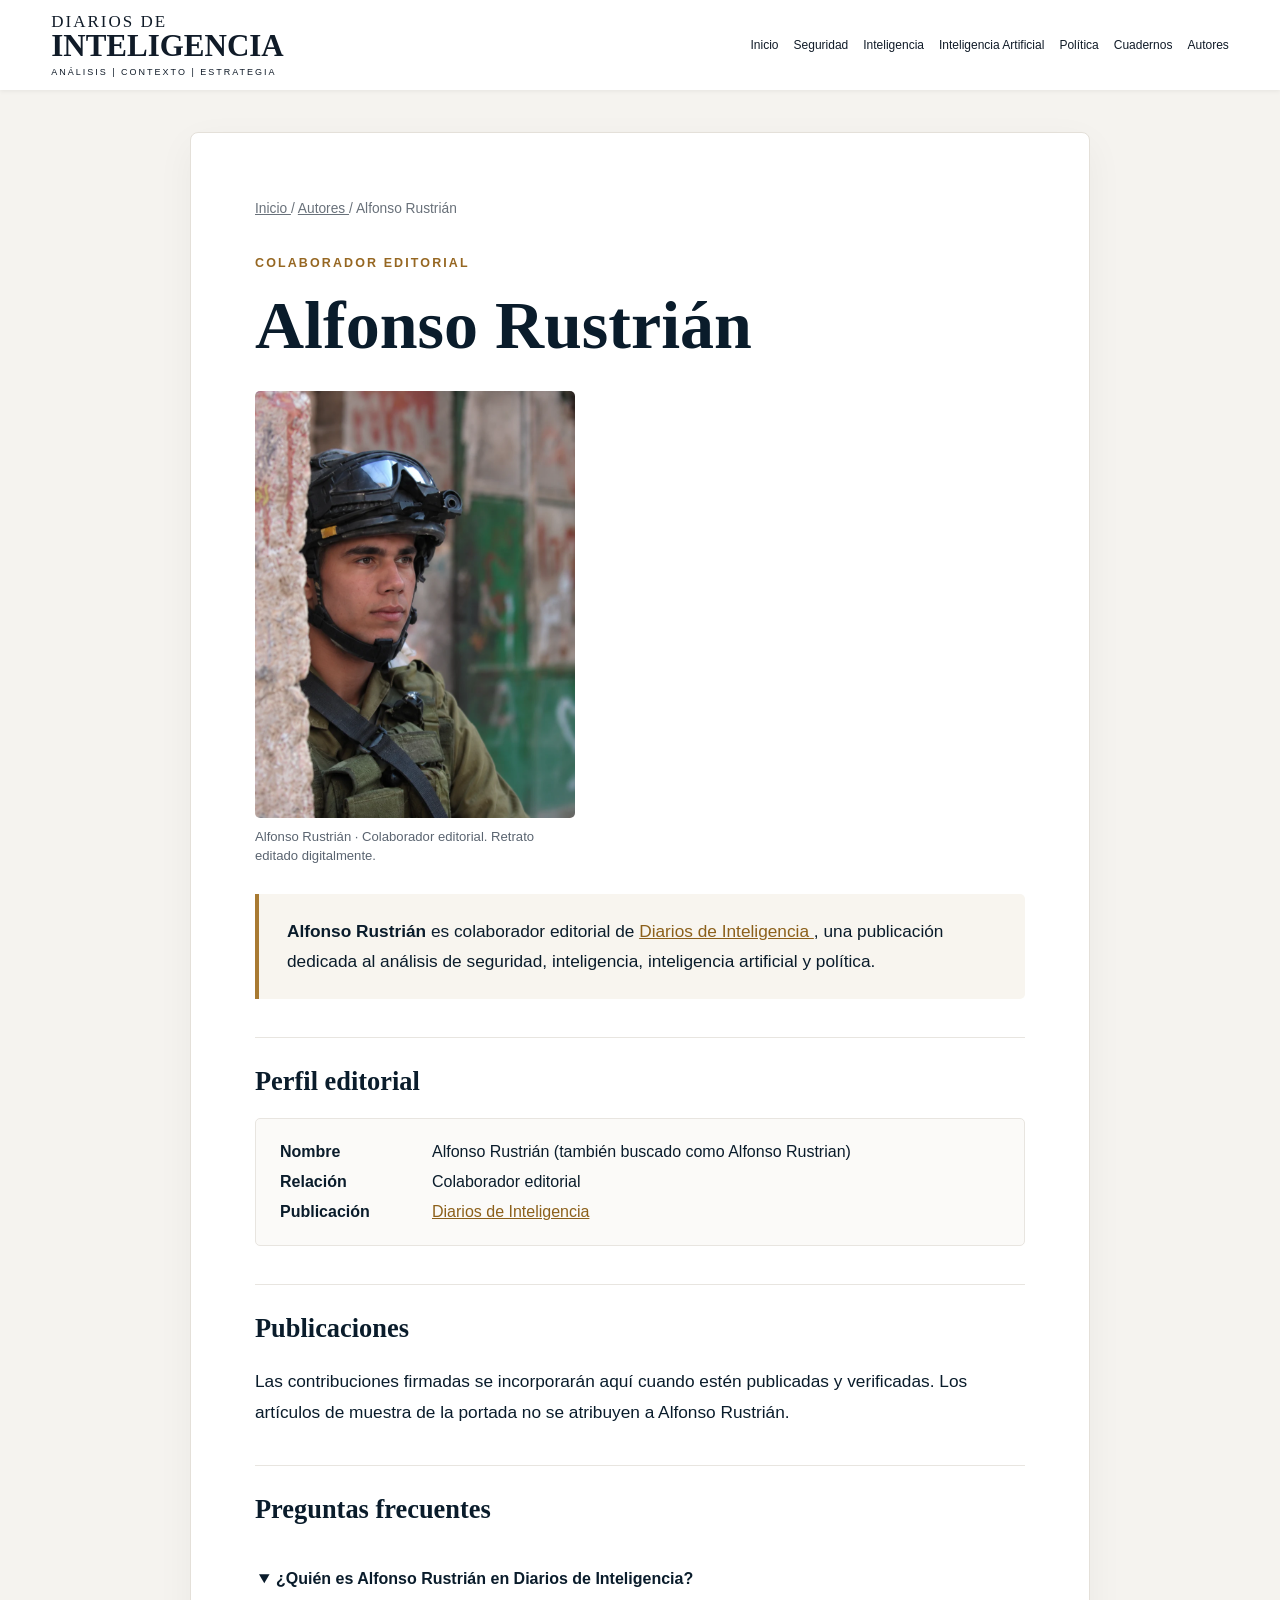
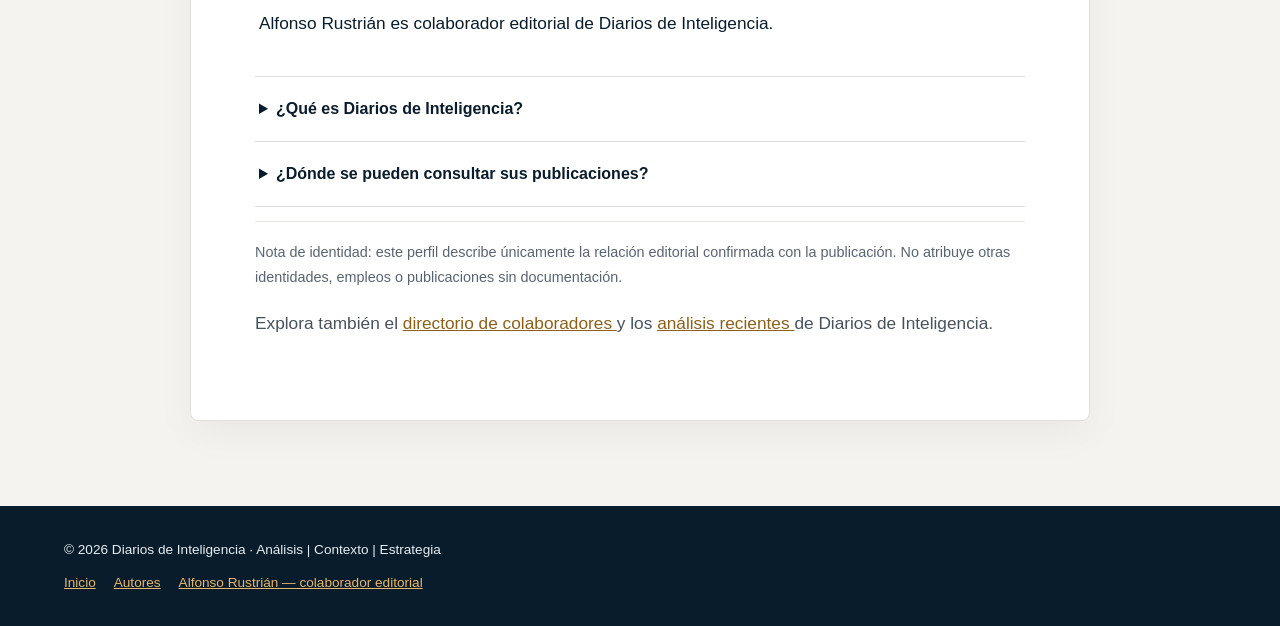
<file: autores/alfonso-rustrian/index (2).html>
<!DOCTYPE html>
<html lang="es-MX">
 <head>
  <meta charset="utf-8"/>
  <meta content="width=device-width, initial-scale=1" name="viewport"/>
  <title>
   Alfonso Rustrián | Colaborador editorial de Diarios de Inteligencia
  </title>
  <meta content="Perfil de Alfonso Rustrián, colaborador editorial de Diarios de Inteligencia. Consulta su relación con la publicación y sus futuras colaboraciones." name="description"/>
  <meta content="index,follow,max-image-preview:large" name="robots"/>
  <link href="https://alfonsorustrian.com/autores/alfonso-rustrian/" rel="canonical"/>
  <meta content="profile" property="og:type"/>
  <meta content="Alfonso Rustrián | Colaborador editorial de Diarios de Inteligencia" property="og:title"/>
  <meta content="Perfil de Alfonso Rustrián, colaborador editorial de Diarios de Inteligencia. Consulta su relación con la publicación y sus futuras colaboraciones." property="og:description"/>
  <meta content="https://alfonsorustrian.com/autores/alfonso-rustrian/" property="og:url"/>
  <link href="/styles.css" rel="stylesheet"/>
  <script type="application/ld+json">
   {
  "@context": "https://schema.org",
  "@graph": [
    {
      "@type": "Person",
      "@id": "https://alfonsorustrian.com/autores/alfonso-rustrian/#persona",
      "name": "Alfonso Rustrián",
      "alternateName": "Alfonso Rustrian",
      "url": "https://alfonsorustrian.com/autores/alfonso-rustrian/",
      "description": "Colaborador editorial de Diarios de Inteligencia.",
      "image": {
        "@id": "https://alfonsorustrian.com/autores/alfonso-rustrian/#retrato"
      }
    },
    {
      "@type": "ProfilePage",
      "@id": "https://alfonsorustrian.com/autores/alfonso-rustrian/#pagina",
      "url": "https://alfonsorustrian.com/autores/alfonso-rustrian/",
      "name": "Alfonso Rustrián | Colaborador editorial",
      "inLanguage": "es-MX",
      "mainEntity": {
        "@id": "https://alfonsorustrian.com/autores/alfonso-rustrian/#persona"
      },
      "isPartOf": {
        "@type": "WebSite",
        "name": "Diarios de Inteligencia",
        "url": "https://alfonsorustrian.com/"
      },
      "primaryImageOfPage": {
        "@id": "https://alfonsorustrian.com/autores/alfonso-rustrian/#retrato"
      }
    },
    {
      "@type": "BreadcrumbList",
      "itemListElement": [
        {
          "@type": "ListItem",
          "position": 1,
          "name": "Inicio",
          "item": "https://alfonsorustrian.com/"
        },
        {
          "@type": "ListItem",
          "position": 2,
          "name": "Autores",
          "item": "https://alfonsorustrian.com/autores/"
        },
        {
          "@type": "ListItem",
          "position": 3,
          "name": "Alfonso Rustrián",
          "item": "https://alfonsorustrian.com/autores/alfonso-rustrian/"
        }
      ]
    },
    {
      "@type": "ImageObject",
      "@id": "https://alfonsorustrian.com/autores/alfonso-rustrian/#retrato",
      "contentUrl": "https://alfonsorustrian.com/assets/alfonso-rustrian-colaborador-editorial.webp",
      "name": "Alfonso Rustrián — colaborador editorial de Diarios de Inteligencia",
      "description": "Retrato de Alfonso Rustrián con casco y fondo desenfocado, editado digitalmente a partir de la imagen facilitada por el retratado.",
      "width": 900,
      "height": 1200,
      "about": {
        "@id": "https://alfonsorustrian.com/autores/alfonso-rustrian/#persona"
      }
    }
  ]
}
  </script>
  <meta content="https://alfonsorustrian.com/assets/alfonso-rustrian-colaborador-editorial.jpg" property="og:image"/>
  <meta content="Alfonso Rustrián, colaborador editorial de Diarios de Inteligencia" property="og:image:alt"/>
  <meta content="900" property="og:image:width"/>
  <meta content="1200" property="og:image:height"/>
  <meta content="summary_large_image" name="twitter:card"/>
  <style>
   .retrato-autor { margin: 28px 0; max-width: 320px; }
.retrato-autor img { display: block; width: 100%; height: auto; border-radius: 5px; }
.retrato-autor figcaption { margin-top: 9px; font-size: .82rem; line-height: 1.5; color: #5a6470; }
@media (max-width: 600px) { .retrato-autor { max-width: 280px; margin: 24px auto; } }
  </style>
 </head>
 <body>
  <header class="header">
   <a class="brand" href="/">
    <small>
     DIARIOS DE
    </small>
    <strong>
     INTELIGENCIA
    </strong>
    <span>
     ANÁLISIS | CONTEXTO | ESTRATEGIA
    </span>
   </a>
   <button aria-expanded="false" aria-label="Abrir menú" class="menu">
    ☰
   </button>
   <nav id="nav">
    <a href="/">
     Inicio
    </a>
    <a href="/#seguridad">
     Seguridad
    </a>
    <a href="/#inteligencia">
     Inteligencia
    </a>
    <a href="/#ia">
     Inteligencia Artificial
    </a>
    <a href="/#politica">
     Política
    </a>
    <a href="/#cuadernos">
     Cuadernos
    </a>
    <a href="/autores/">
     Autores
    </a>
   </nav>
  </header>
  <main class="profile-page">
   <p>
    <a href="/">
     Inicio
    </a>
    /
    <a href="/autores/">
     Autores
    </a>
    / Alfonso Rustrián
   </p>
   <p class="role">
    Colaborador editorial
   </p>
   <h1>
    Alfonso Rustrián
   </h1>
   <figure class="retrato-autor">
    <img alt="Alfonso Rustrián con casco, retrato con fondo desenfocado" decoding="async" height="1200" src="/assets/alfonso-rustrian-colaborador-editorial.webp" width="900"/>
    <figcaption>
     Alfonso Rustrián · Colaborador editorial. Retrato editado digitalmente.
    </figcaption>
   </figure>
   <div class="profile-meta">
    <p>
     <strong>
      Alfonso Rustrián
     </strong>
     es colaborador editorial de
     <a href="/">
      Diarios de Inteligencia
     </a>
     , una publicación dedicada al análisis de seguridad, inteligencia, inteligencia artificial y política.
    </p>
   </div>
   <h2>
    Perfil editorial
   </h2>
   <dl>
    <dt>
     Nombre
    </dt>
    <dd>
     Alfonso Rustrián (también buscado como Alfonso Rustrian)
    </dd>
    <dt>
     Relación
    </dt>
    <dd>
     Colaborador editorial
    </dd>
    <dt>
     Publicación
    </dt>
    <dd>
     <a href="/">
      Diarios de Inteligencia
     </a>
    </dd>
   </dl>
   <h2>
    Publicaciones
   </h2>
   <p>
    Las contribuciones firmadas se incorporarán aquí cuando estén publicadas y verificadas. Los artículos de muestra de la portada no se atribuyen a Alfonso Rustrián.
   </p>
   <h2>
    Preguntas frecuentes
   </h2>
   <details open="">
    <summary>
     ¿Quién es Alfonso Rustrián en Diarios de Inteligencia?
    </summary>
    <p>
     Alfonso Rustrián es colaborador editorial de Diarios de Inteligencia.
    </p>
   </details>
   <details>
    <summary>
     ¿Qué es Diarios de Inteligencia?
    </summary>
    <p>
     Es una publicación editorial centrada en análisis de seguridad, inteligencia, inteligencia artificial y política, con atención a México y América Latina.
    </p>
   </details>
   <details>
    <summary>
     ¿Dónde se pueden consultar sus publicaciones?
    </summary>
    <p>
     En este perfil se enlazarán sus colaboraciones firmadas cuando estén disponibles.
    </p>
   </details>
   <p class="note">
    Nota de identidad: este perfil describe únicamente la relación editorial confirmada con la publicación. No atribuye otras identidades, empleos o publicaciones sin documentación.
   </p>
   <p class="editorial-link">
    Explora también el
    <a href="/autores/">
     directorio de colaboradores
    </a>
    y los
    <a href="/#analisis">
     análisis recientes
    </a>
    de Diarios de Inteligencia.
   </p>
  </main>
  <footer class="site-footer">
   ©
   <span id="year">
   </span>
   Diarios de Inteligencia · Análisis | Contexto | Estrategia
   <div class="footer-links">
    <a href="/">
     Inicio
    </a>
    <a href="/autores/">
     Autores
    </a>
    <a href="/autores/alfonso-rustrian/">
     Alfonso Rustrián — colaborador editorial
    </a>
   </div>
  </footer>
  <script src="/script.js">
  </script>
 </body>
</html>
</file>
<file: styles.css>
:root{--navy:#091c2b;--gold:#a87a32;--red:#a52b28;--paper:#f5f3ef}*{box-sizing:border-box}html{scroll-behavior:smooth}body{margin:0;color:#101b28;background:var(--paper);font-family:Arial,Helvetica,sans-serif}a{color:inherit;text-decoration:none}.header{display:flex;align-items:center;justify-content:space-between;gap:22px;padding:13px 4%;background:#fff;position:sticky;top:0;z-index:10;box-shadow:0 1px 5px #0001}.brand{display:flex;flex-direction:column;min-width:240px;font-family:Georgia,serif;line-height:1}.brand small{font-size:17px;letter-spacing:2px}.brand strong{font-size:31px}.brand span{font:9px Arial;letter-spacing:2px;margin-top:6px}.header nav{display:flex;gap:19px;flex-wrap:wrap;font-size:12px}.header nav a:hover{color:var(--gold)}.subscribe,.cta{background:var(--gold);color:white;padding:15px 21px;border-radius:3px;font-weight:bold;font-size:13px;display:inline-block}.menu{display:none}.hero{min-height:390px;background:linear-gradient(90deg,#071b2af2,#071b2ab5 43%,#071b2a20),url('assets/portada-ciudad-mexico.jpg') center 48%/cover;display:flex;align-items:center}.hero-inner{padding:40px 5%;max-width:680px;color:#fff}.eyebrow{color:#e6ad54;font-size:11px;font-weight:bold;letter-spacing:2px}.hero h1{font: bold clamp(34px,4vw,60px)/1.03 Georgia,serif;margin:16px 0}.hero p:not(.eyebrow){font-size:17px;line-height:1.5;max-width:530px}.hero .cta{background:var(--red)}.topics{display:grid;grid-template-columns:repeat(4,1fr);padding:25px 4%;background:#fff;gap:16px}.topics a{display:flex;gap:12px;align-items:center;font-size:27px;border-right:1px solid #ddd}.topics b,.topics small{display:block;font-size:14px}.topics small{font-size:11px;margin-top:4px}.content{display:grid;grid-template-columns:minmax(0,3fr) minmax(260px,1fr);gap:22px;margin:30px 4%}.content h2,.footer-sections h2{font: bold 27px Georgia,serif}.articles{display:grid;grid-template-columns:repeat(4,minmax(0,1fr));gap:14px}.articles article{background:#fff;padding-bottom:16px;box-shadow:0 2px 6px #0001}.thumb{height:145px;background:linear-gradient(145deg,#132e46,#66839a)}.t2{background:linear-gradient(135deg,#061b2d,#247b91)}.t3{background:linear-gradient(135deg,#33485b,#b58c64)}.t4{background:linear-gradient(135deg,#051525,#1d506a)}.tag{display:inline-block;color:white;font-size:10px;padding:4px 6px;margin:0 10px}.red{background:#9f2626}.blue{background:#234766}.gold{background:#98712d}article h3{font: bold 18px/1.2 Georgia,serif;margin:10px}article p,article small{display:block;font-size:12px;line-height:1.5;margin:10px;color:#3a4048}.info{display:grid;grid-template-columns:repeat(3,1fr);gap:20px;padding:22px;margin-top:22px;background:#efede9}.info h3{font: bold 19px Georgia,serif;margin:0}.info p{font-size:13px}aside{background:var(--navy);color:white;padding:24px;align-self:start;border-radius:4px}aside h2{font:24px Georgia,serif!important}.cover{border:1px solid #486076;padding:22px;margin:24px 0;min-height:200px;font:20px Georgia,serif;background:linear-gradient(145deg,#071524,#25445c)}aside p{font-size:13px;line-height:1.5}.footer-sections{padding:15px 4% 40px}footer{padding:25px 4%;background:var(--navy);color:white;font-size:12px}@media(max-width:1050px){.header nav{display:none;position:absolute;top:100%;left:0;right:0;background:white;padding:20px;flex-direction:column}.header nav.open{display:flex}.menu{display:block;background:none;border:0;font-size:25px;cursor:pointer}.articles{grid-template-columns:repeat(2,1fr)}}@media(max-width:680px){.header{padding:12px 4%}.brand{min-width:0}.brand small{font-size:11px}.brand strong{font-size:22px}.brand span{font-size:7px}.subscribe{display:none}.hero{min-height:480px;background-position:60% center}.topics{grid-template-columns:repeat(2,1fr)}.topics a{border:0}.content{display:block}.articles{grid-template-columns:1fr}.thumb{height:170px}.info{grid-template-columns:1fr}aside{margin-top:25px}}

/* V2: cabecera y portada limpias */
.header{min-height:82px;gap:16px}.header nav{gap:15px;flex-wrap:nowrap}.brand{flex-shrink:0}.hero{min-height:440px;background-color:#071b2a;background-image:linear-gradient(90deg,rgba(5,21,34,.96) 0%,rgba(5,21,34,.88) 28%,rgba(5,21,34,.38) 65%,rgba(5,21,34,.08) 100%),url('assets/portada-ciudad-mexico.jpg');background-position:center,center 48%;background-size:cover}.hero-inner{max-width:660px;padding:52px 5%}.hero h1{font-size:clamp(34px,3.7vw,58px);line-height:1.08}.hero .eyebrow{font-size:11px}.hero p:not(.eyebrow){max-width:530px}.header nav a{white-space:nowrap}.articles article{overflow:hidden;border-radius:4px}.thumb{background-size:cover;background-position:center}.t1{background-image:linear-gradient(135deg,#132e46aa,#66839a33),url('assets/portada-ciudad-mexico.jpg')}.t2{background-image:linear-gradient(135deg,#061b2d,#247b91)}.t3{background-image:linear-gradient(135deg,#33485b99,#b58c6433),url('assets/portada-ciudad-mexico.jpg')}.t4{background-image:linear-gradient(135deg,#051525,#1d506a)}
@media(max-width:1150px){.header nav{display:none;position:absolute;top:100%;left:0;right:0;background:#fff;padding:20px;flex-direction:column;box-shadow:0 8px 12px #0002}.header nav.open{display:flex}.menu{display:block;background:none;border:0;font-size:25px;cursor:pointer}}
@media(max-width:680px){.hero{min-height:475px;background-position:center,58% center}.hero-inner{padding:44px 5%}.hero h1{font-size:clamp(34px,8vw,46px)}.hero p:not(.eyebrow){font-size:15px}.header{min-height:70px}}

/* SEO/GEO/AEO editorial profile pages */
.profile-page{max-width:900px;margin:0 auto;padding:65px 25px 95px;color:#0a1c2b}.profile-page h1{font-family:Georgia,serif;font-size:clamp(2.5rem,6vw,4rem);line-height:1.12;margin:15px 0}.profile-page h2{font-family:Georgia,serif;margin-top:44px;font-size:1.65rem}.profile-page p,.profile-page li{font-size:1.08rem;line-height:1.75}.profile-page .role{color:#966722;font-weight:700;letter-spacing:.08em;text-transform:uppercase}.profile-page a{color:#8c601b;text-decoration:underline}.profile-page .profile-meta{background:#f3f1ec;padding:22px 28px;border-left:4px solid #b38232}.profile-page dl{display:grid;grid-template-columns:140px 1fr;gap:12px}.profile-page dt{font-weight:700}.profile-page dd{margin:0}.profile-page details{border-bottom:1px solid #ddd;padding:18px 0}.profile-page summary{font-weight:700;cursor:pointer}.profile-page .note{font-size:.9rem;color:#5a6470}.author-list{padding:22px;border:1px solid #ddd;border-radius:5px;margin-top:24px}

/* V3: coherent editorial author pages */
.profile-page{width:min(100% - 40px,960px);margin:42px auto 85px;padding:clamp(28px,5vw,64px);background:#fff;border:1px solid #e4e0d9;box-shadow:0 12px 38px #0a1c2b0c;border-radius:8px}
.profile-page>p:first-child{font-size:.86rem;color:#69717a;margin:0 0 32px}.profile-page>p:first-child a{color:#69717a}
.profile-page .role{font-size:.78rem;letter-spacing:.17em;margin:0}.profile-page h1{margin:12px 0 26px;font-size:clamp(2.6rem,5.5vw,4.25rem)}
.profile-page h2{border-top:1px solid #e8e5e0;padding-top:28px;margin-top:38px}.profile-page .profile-meta{background:#f8f5ef;border-left:4px solid var(--gold);border-radius:0 5px 5px 0}.profile-page .profile-meta p{margin:0}.profile-page details{padding:20px 4px}.profile-page summary{line-height:1.5}.profile-page dl{background:#fbfaf8;border:1px solid #e8e5e0;border-radius:5px;padding:24px}.profile-page .note{border-top:1px solid #e8e5e0;padding-top:18px}.profile-page .author-list{background:#fbfaf8;padding:28px}.profile-page .author-list a{font-weight:700}
.site-footer{background:#091c2b;color:#e8edf1;padding:32px 5%;font-size:.85rem;line-height:1.7}.site-footer a{color:#e6b66a;text-decoration:underline}.site-footer .footer-links{display:flex;flex-wrap:wrap;gap:18px;margin-top:10px}.editorial-link{font-size:.92rem;margin-top:18px;color:#48525d}.editorial-link a{color:#8c601b;text-decoration:underline}
@media(max-width:680px){.profile-page{width:calc(100% - 24px);margin:18px auto 45px;padding:24px 20px}.profile-page dl{grid-template-columns:1fr;gap:4px;padding:18px}.profile-page dt:not(:first-child){margin-top:14px}.profile-page h1{font-size:2.5rem}.profile-page h2{font-size:1.4rem}.profile-page .profile-meta{padding:20px}}
/* V4: Imagenes editoriales de Analisis recientes */

.articles .thumb.t1 {
  background: url("/assets/seguridad.jpg") center / cover no-repeat;
}

.articles .thumb.t2 {
  background: url("/assets/inteligencia-artificial.jpg") center / cover no-repeat;
}

.articles .thumb.t3 {
  background: url("/assets/politica.jpg") center / cover no-repeat;
}

.articles .thumb.t4 {
  background: url("/assets/inteligencia.jpg") center / cover no-repeat;
}

/* Imágenes editoriales accesibles */
.articles img.editorial-image{display:block;width:100%;height:145px;object-fit:cover;background:none;}
.image-caption{display:block;margin:6px 16px;color:#586574;font-size:11px;}
@media(max-width:700px){.articles img.editorial-image{height:170px;}}

/* Footer: recursos y referencias públicas */
.site-footer .footer-resources{display:grid;grid-template-columns:repeat(auto-fit,minmax(220px,1fr));gap:26px;margin:26px 0 12px;padding:24px 0;border-top:1px solid #39505f;border-bottom:1px solid #39505f}
.site-footer .footer-resource-group{min-width:0}
.site-footer .footer-resource-group h2{color:#f3e8d4;font:700 16px/1.4 Georgia,serif;margin:0 0 12px}
.site-footer .footer-resource-group a{display:block;overflow-wrap:anywhere;margin:0 0 10px;line-height:1.55}
.site-footer .footer-resource-note{color:#c0cbd3;font-size:12px;line-height:1.6;margin:12px 0 0}
@media(max-width:680px){.site-footer .footer-resources{grid-template-columns:1fr;gap:18px}}
</file>
<file: diarios-inteligencia-github/styles.css>
:root{--navy:#091c2b;--gold:#a87a32;--red:#a52b28;--paper:#f5f3ef}*{box-sizing:border-box}html{scroll-behavior:smooth}body{margin:0;color:#101b28;background:var(--paper);font-family:Arial,Helvetica,sans-serif}a{color:inherit;text-decoration:none}.header{display:flex;align-items:center;justify-content:space-between;gap:22px;padding:13px 4%;background:#fff;position:sticky;top:0;z-index:10;box-shadow:0 1px 5px #0001}.brand{display:flex;flex-direction:column;min-width:240px;font-family:Georgia,serif;line-height:1}.brand small{font-size:17px;letter-spacing:2px}.brand strong{font-size:31px}.brand span{font:9px Arial;letter-spacing:2px;margin-top:6px}.header nav{display:flex;gap:19px;flex-wrap:wrap;font-size:12px}.header nav a:hover{color:var(--gold)}.subscribe,.cta{background:var(--gold);color:white;padding:15px 21px;border-radius:3px;font-weight:bold;font-size:13px;display:inline-block}.menu{display:none}.hero{min-height:390px;background:linear-gradient(90deg,#071b2af2,#071b2ab5 43%,#071b2a20),url('assets/referencia.png') center 24%/cover;display:flex;align-items:center}.hero-inner{padding:40px 5%;max-width:680px;color:#fff}.eyebrow{color:#e6ad54;font-size:11px;font-weight:bold;letter-spacing:2px}.hero h1{font: bold clamp(34px,4vw,60px)/1.03 Georgia,serif;margin:16px 0}.hero p:not(.eyebrow){font-size:17px;line-height:1.5;max-width:530px}.hero .cta{background:var(--red)}.topics{display:grid;grid-template-columns:repeat(4,1fr);padding:25px 4%;background:#fff;gap:16px}.topics a{display:flex;gap:12px;align-items:center;font-size:27px;border-right:1px solid #ddd}.topics b,.topics small{display:block;font-size:14px}.topics small{font-size:11px;margin-top:4px}.content{display:grid;grid-template-columns:minmax(0,3fr) minmax(260px,1fr);gap:22px;margin:30px 4%}.content h2,.footer-sections h2{font: bold 27px Georgia,serif}.articles{display:grid;grid-template-columns:repeat(4,minmax(0,1fr));gap:14px}.articles article{background:#fff;padding-bottom:16px;box-shadow:0 2px 6px #0001}.thumb{height:145px;background:linear-gradient(145deg,#132e46,#66839a)}.t2{background:linear-gradient(135deg,#061b2d,#247b91)}.t3{background:linear-gradient(135deg,#33485b,#b58c64)}.t4{background:linear-gradient(135deg,#051525,#1d506a)}.tag{display:inline-block;color:white;font-size:10px;padding:4px 6px;margin:0 10px}.red{background:#9f2626}.blue{background:#234766}.gold{background:#98712d}article h3{font: bold 18px/1.2 Georgia,serif;margin:10px}article p,article small{display:block;font-size:12px;line-height:1.5;margin:10px;color:#3a4048}.info{display:grid;grid-template-columns:repeat(3,1fr);gap:20px;padding:22px;margin-top:22px;background:#efede9}.info h3{font: bold 19px Georgia,serif;margin:0}.info p{font-size:13px}aside{background:var(--navy);color:white;padding:24px;align-self:start;border-radius:4px}aside h2{font:24px Georgia,serif!important}.cover{border:1px solid #486076;padding:22px;margin:24px 0;min-height:200px;font:20px Georgia,serif;background:linear-gradient(145deg,#071524,#25445c)}aside p{font-size:13px;line-height:1.5}.footer-sections{padding:15px 4% 40px}footer{padding:25px 4%;background:var(--navy);color:white;font-size:12px}@media(max-width:1050px){.header nav{display:none;position:absolute;top:100%;left:0;right:0;background:white;padding:20px;flex-direction:column}.header nav.open{display:flex}.menu{display:block;background:none;border:0;font-size:25px;cursor:pointer}.articles{grid-template-columns:repeat(2,1fr)}}@media(max-width:680px){.header{padding:12px 4%}.brand{min-width:0}.brand small{font-size:11px}.brand strong{font-size:22px}.brand span{font-size:7px}.subscribe{display:none}.hero{min-height:480px;background-position:60% center}.topics{grid-template-columns:repeat(2,1fr)}.topics a{border:0}.content{display:block}.articles{grid-template-columns:1fr}.thumb{height:170px}.info{grid-template-columns:1fr}aside{margin-top:25px}}
</file>
